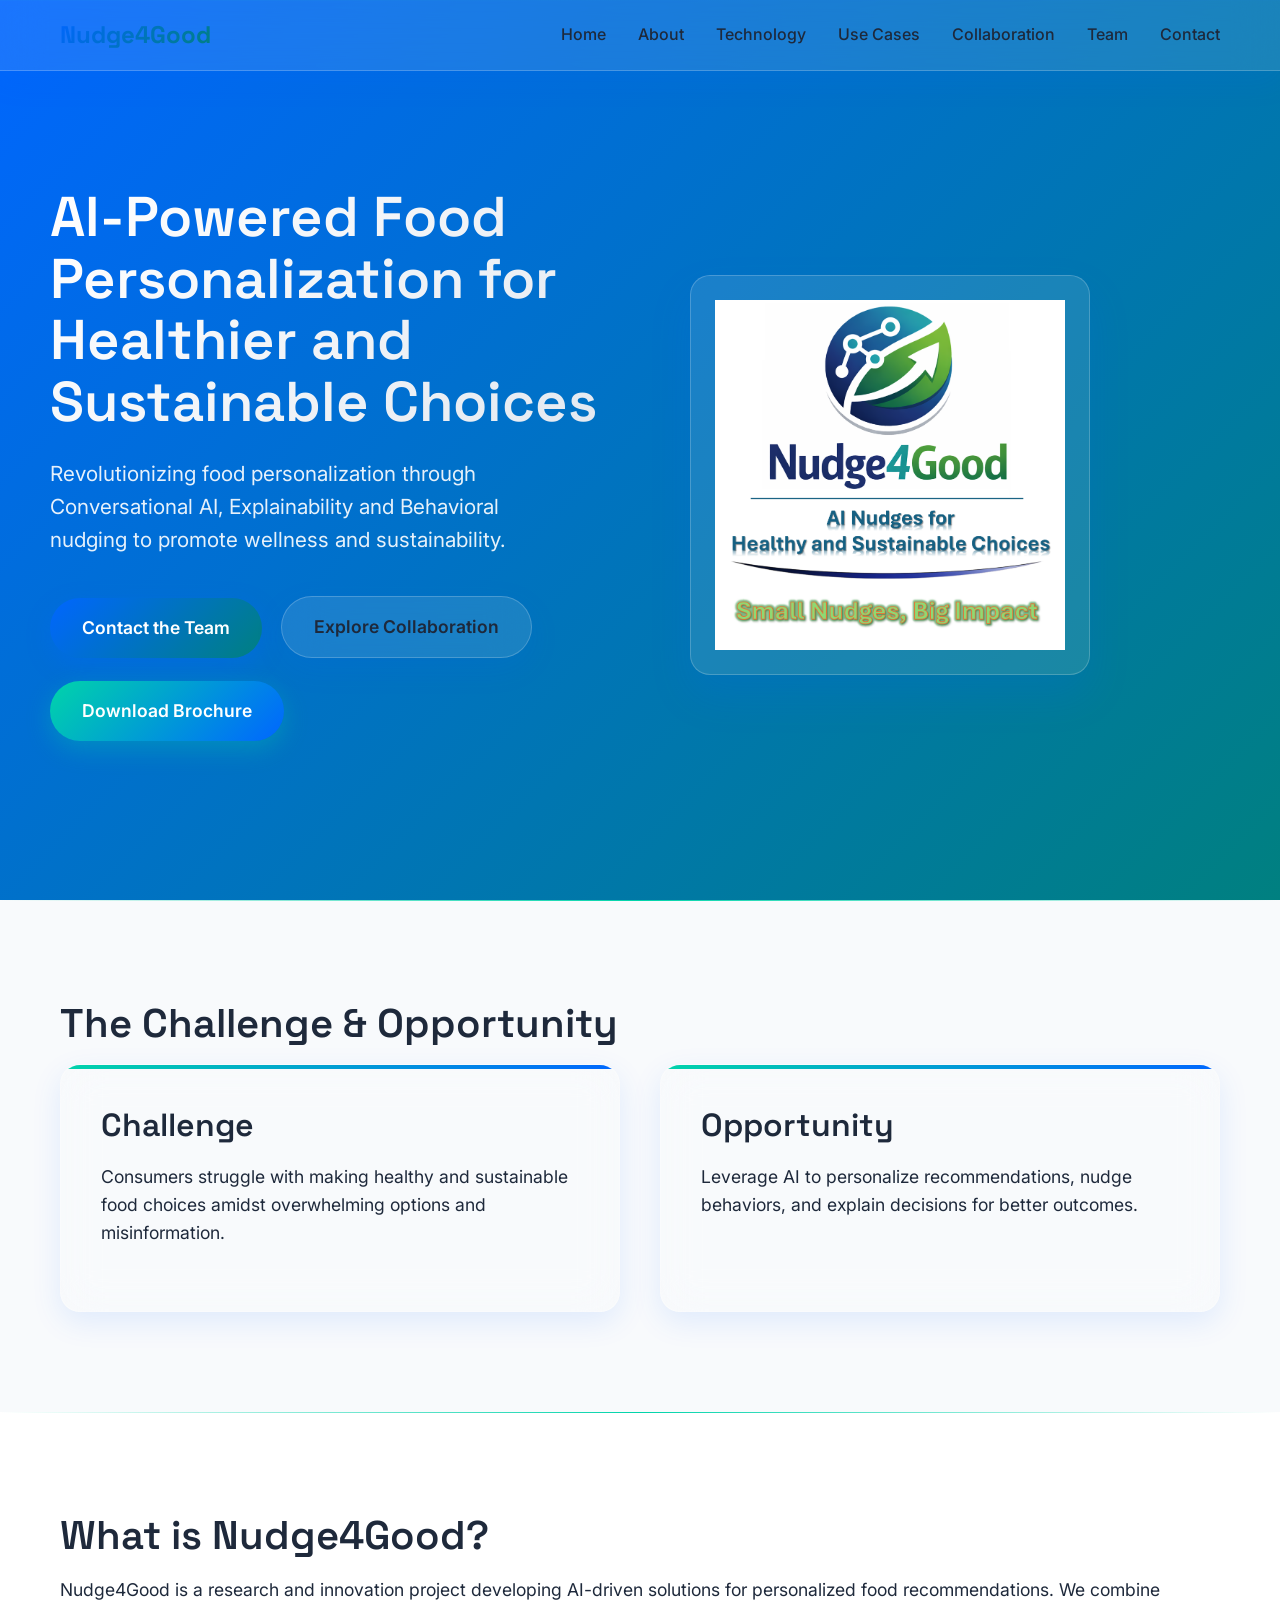
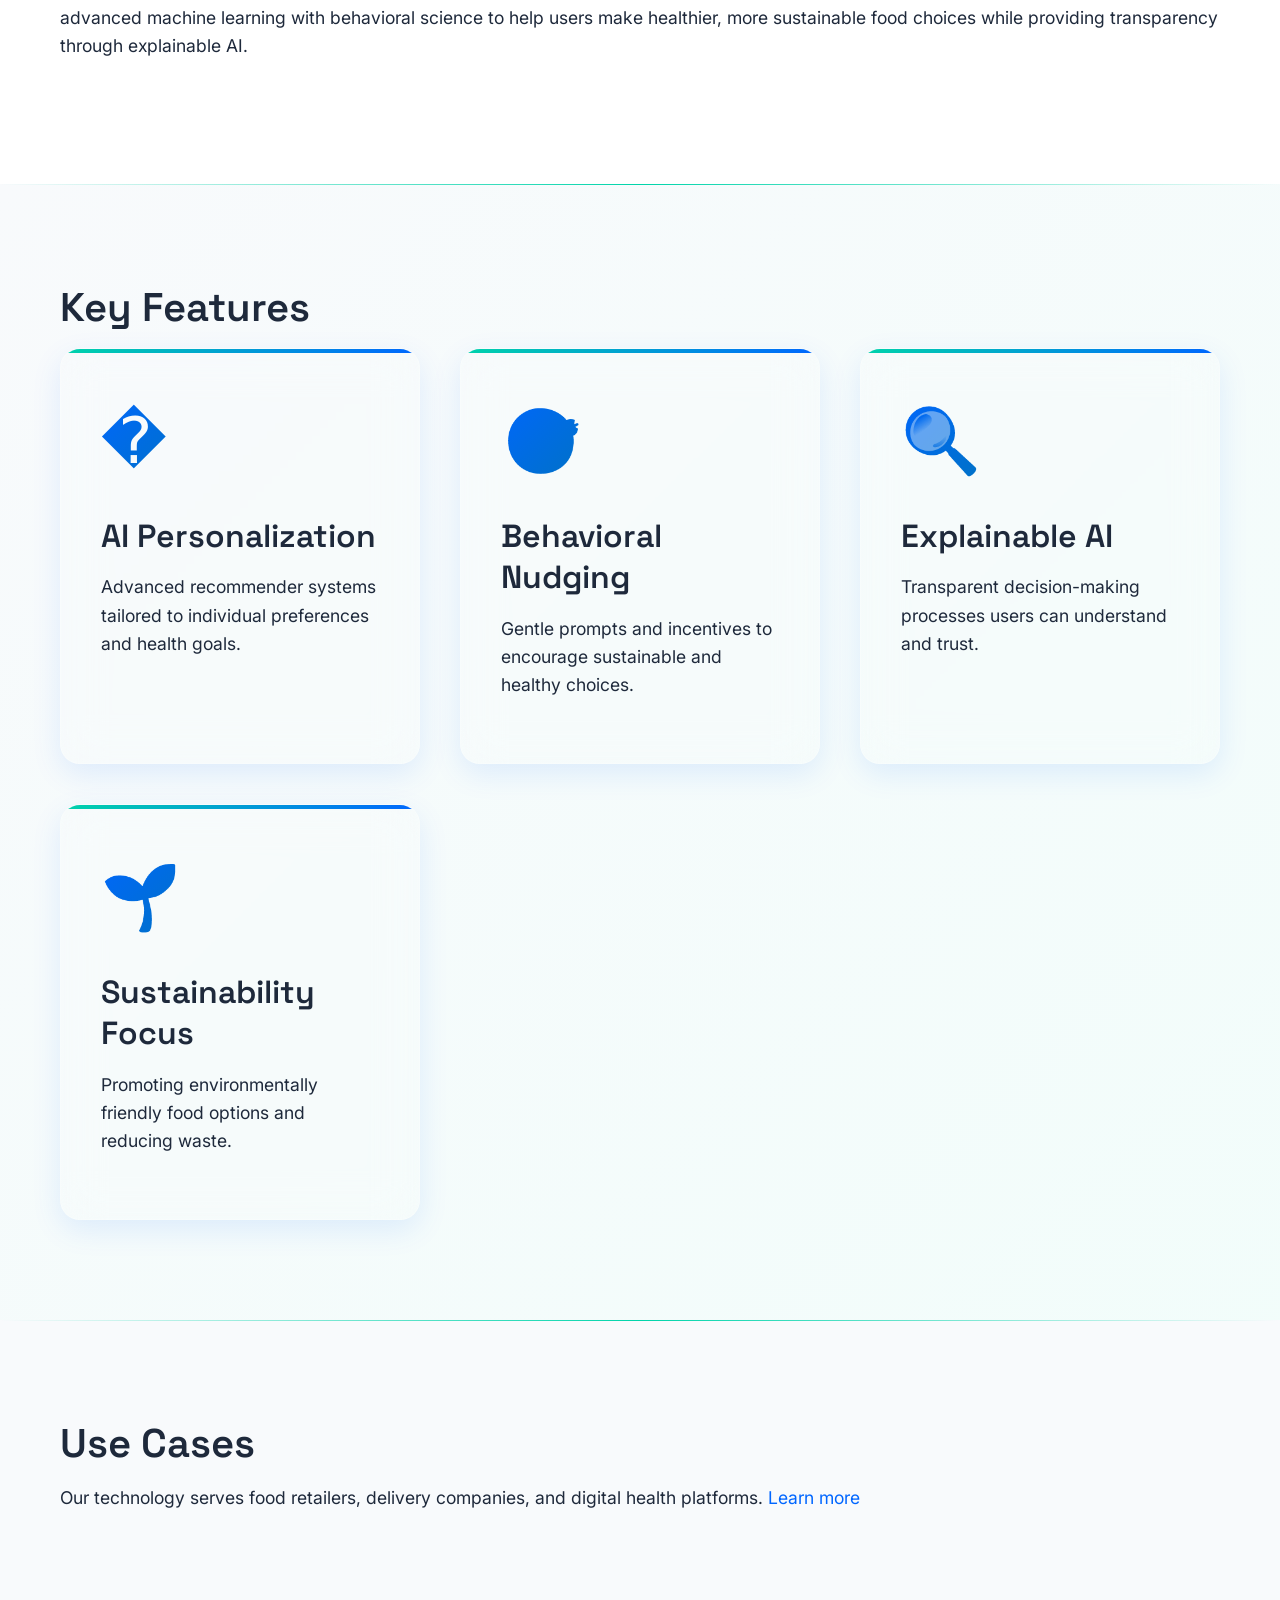
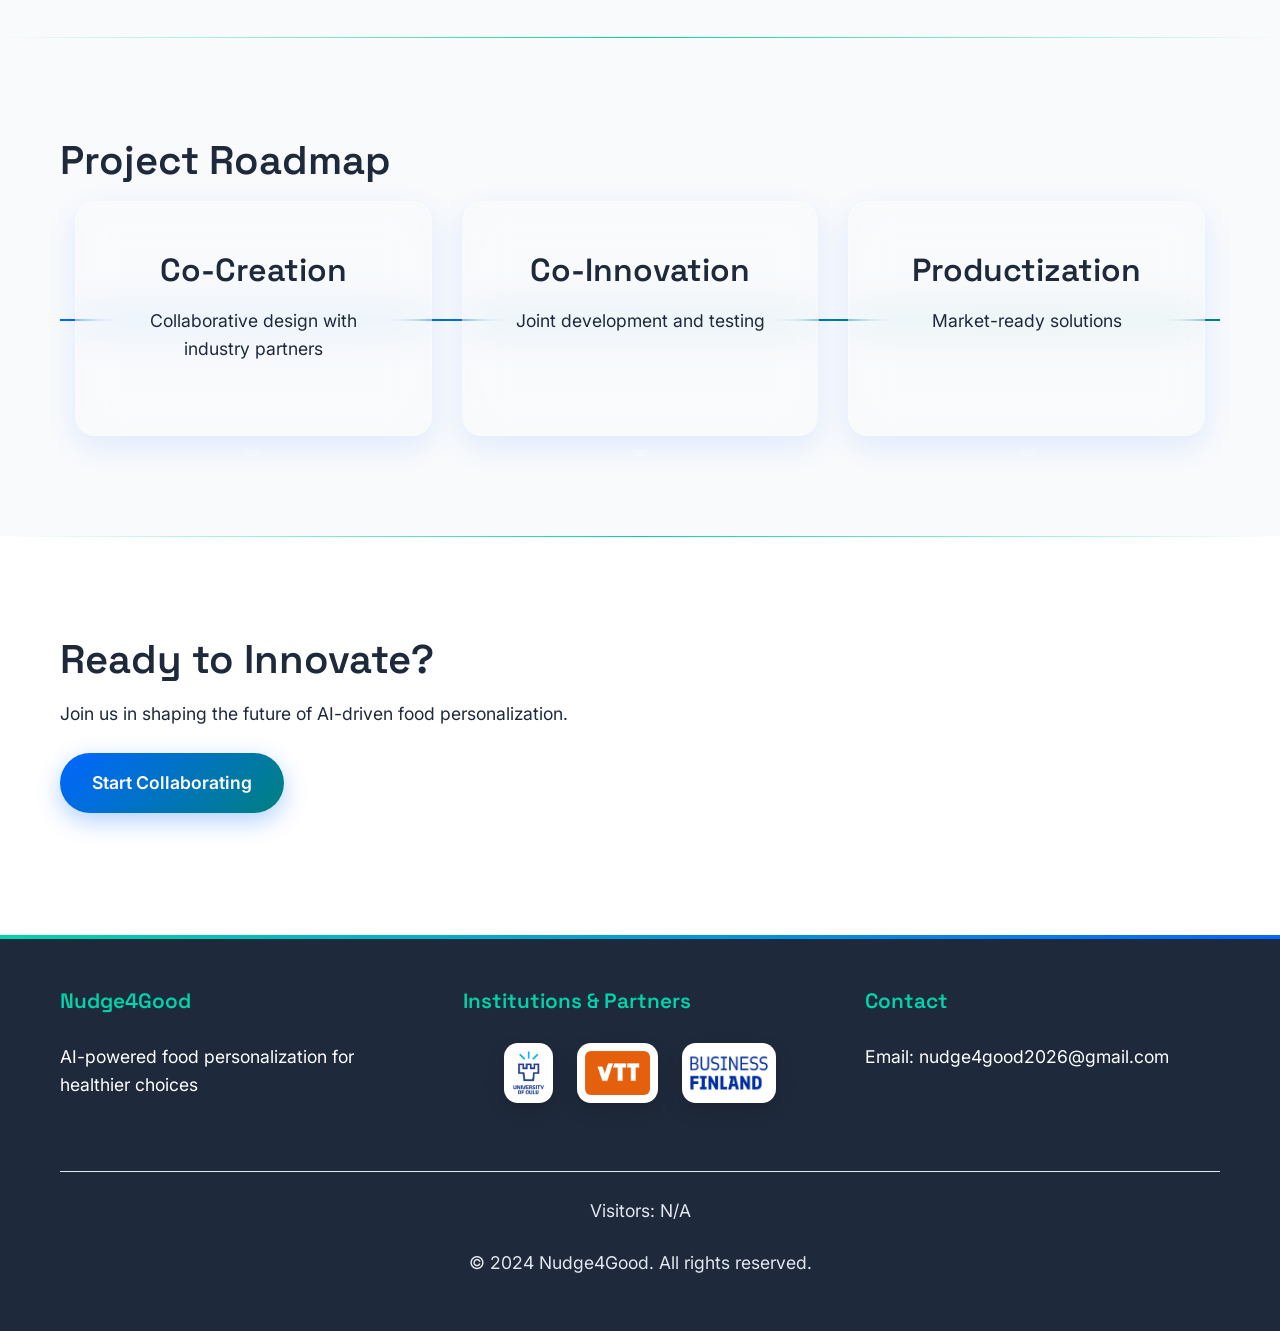
<file: index.html>
<!DOCTYPE html>
<html lang="en">
<head>
    <meta charset="UTF-8">
    <meta name="viewport" content="width=device-width, initial-scale=1.0">
    <title>Nudge4Good - AI-Powered Food Personalization</title>
    <link rel="stylesheet" href="css/style.css">
    <link rel="icon" href="assets/icons/favicon.ico" type="image/x-icon">
</head>
<body>
    <header>
        <nav class="navbar">
            <div class="nav-container">
                <div class="nav-logo">
                    <a href="index.html">Nudge4Good</a>
                </div>
                <ul class="nav-menu">
                    <li><a href="index.html">Home</a></li>
                    <li><a href="about.html">About</a></li>
                    <li><a href="technology.html">Technology</a></li>
                    <li><a href="use-cases.html">Use Cases</a></li>
                    <li><a href="collaboration.html">Collaboration</a></li>
                    <li><a href="team.html">Team</a></li>
                    <li><a href="contact.html">Contact</a></li>
                </ul>
                <div class="hamburger">
                    <span class="bar"></span>
                    <span class="bar"></span>
                    <span class="bar"></span>
                </div>
            </div>
        </nav>
    </header>

    <main>
        <section class="hero">
            <div class="hero-content">
                <h1>AI-Powered Food Personalization for Healthier and Sustainable Choices</h1>
                <p>Revolutionizing food personalization through Conversational AI, Explainability and Behavioral nudging to promote wellness and sustainability.</p>
                <div class="cta-buttons">
                    <a href="contact.html" class="btn btn-primary">Contact the Team</a>
                    <a href="collaboration.html" class="btn btn-secondary">Explore Collaboration</a>
                    <a href="#" class="btn btn-accent">Download Brochure</a>
                </div>
            </div>
            <div class="hero-image">
                <div class="hero-diagram">
                    <img src="assets/images/logo.png" alt="Nudge4Good Logo" class="hero-logo">
                </div>
            </div>
        </section>

        <section class="problem-opportunity">
            <div class="container">
                <h2>The Challenge & Opportunity</h2>
                <div class="grid">
                    <div class="card">
                        <h3>Challenge</h3>
                        <p>Consumers struggle with making healthy and sustainable food choices amidst overwhelming options and misinformation.</p>
                    </div>
                    <div class="card">
                        <h3>Opportunity</h3>
                        <p>Leverage AI to personalize recommendations, nudge behaviors, and explain decisions for better outcomes.</p>
                    </div>
                </div>
            </div>
        </section>

        <section class="what-is">
            <div class="container">
                <h2>What is Nudge4Good?</h2>
                <p>Nudge4Good is a research and innovation project developing AI-driven solutions for personalized food recommendations. We combine advanced machine learning with behavioral science to help users make healthier, more sustainable food choices while providing transparency through explainable AI.</p>
            </div>
        </section>

        <section class="key-features">
            <div class="container">
                <h2>Key Features</h2>
                <div class="grid">
                    <div class="feature-card">
                        <div class="icon">�</div>
                        <h3>AI Personalization</h3>
                        <p>Advanced recommender systems tailored to individual preferences and health goals.</p>
                    </div>
                    <div class="feature-card">
                        <div class="icon">🎯</div>
                        <h3>Behavioral Nudging</h3>
                        <p>Gentle prompts and incentives to encourage sustainable and healthy choices.</p>
                    </div>
                    <div class="feature-card">
                        <div class="icon">🔍</div>
                        <h3>Explainable AI</h3>
                        <p>Transparent decision-making processes users can understand and trust.</p>
                    </div>
                    <div class="feature-card">
                        <div class="icon">🌱</div>
                        <h3>Sustainability Focus</h3>
                        <p>Promoting environmentally friendly food options and reducing waste.</p>
                    </div>
                </div>
            </div>
        </section>

        <section class="use-case-preview">
            <div class="container">
                <h2>Use Cases</h2>
                <p>Our technology serves food retailers, delivery companies, and digital health platforms. <a href="use-cases.html">Learn more</a></p>
            </div>
        </section>

        <section class="roadmap-preview">
            <div class="container">
                <h2>Project Roadmap</h2>
                <div class="roadmap">
                    <div class="phase">
                        <h3>Co-Creation</h3>
                        <p>Collaborative design with industry partners</p>
                    </div>
                    <div class="phase">
                        <h3>Co-Innovation</h3>
                        <p>Joint development and testing</p>
                    </div>
                    <div class="phase">
                        <h3>Productization</h3>
                        <p>Market-ready solutions</p>
                    </div>
                </div>
            </div>
        </section>

        <section class="cta-section">
            <div class="container">
                <h2>Ready to Innovate?</h2>
                <p>Join us in shaping the future of AI-driven food personalization.</p>
                <a href="collaboration.html" class="btn btn-primary">Start Collaborating</a>
            </div>
        </section>
    </main>

    <footer>
        <div class="container">
            <div class="footer-content">
                <div class="footer-section">
                    <h4>Nudge4Good</h4>
                    <p>AI-powered food personalization for healthier choices</p>
                </div>
                <div class="footer-section">
                    <h4>Institutions & Partners</h4>
                    <div class="logos-container">
                        <img src="assets/images/OuluLogo.png" alt="University of Oulu" class="logo-img">
                        <img src="assets/images/VTTLogo.png" alt="VTT Technical Research Centre" class="logo-img">
                        <img src="assets/images/BusinessFinlandLogo.jpg" alt="Business Finland" class="logo-img">
                    </div>
                </div>
                <div class="footer-section">
                    <h4>Contact</h4>
                    <p>Email:  nudge4good2026@gmail.com </p>
                </div>
            </div>
            <div class="footer-bottom">
                <p>Visitors: <span id="visitor-count">Loading...</span></p>
                <p>&copy; 2024 Nudge4Good. All rights reserved.</p>
            </div>
        </div>
    </footer>

    <script src="js/script.js"></script>
</body>
</html>
</file>
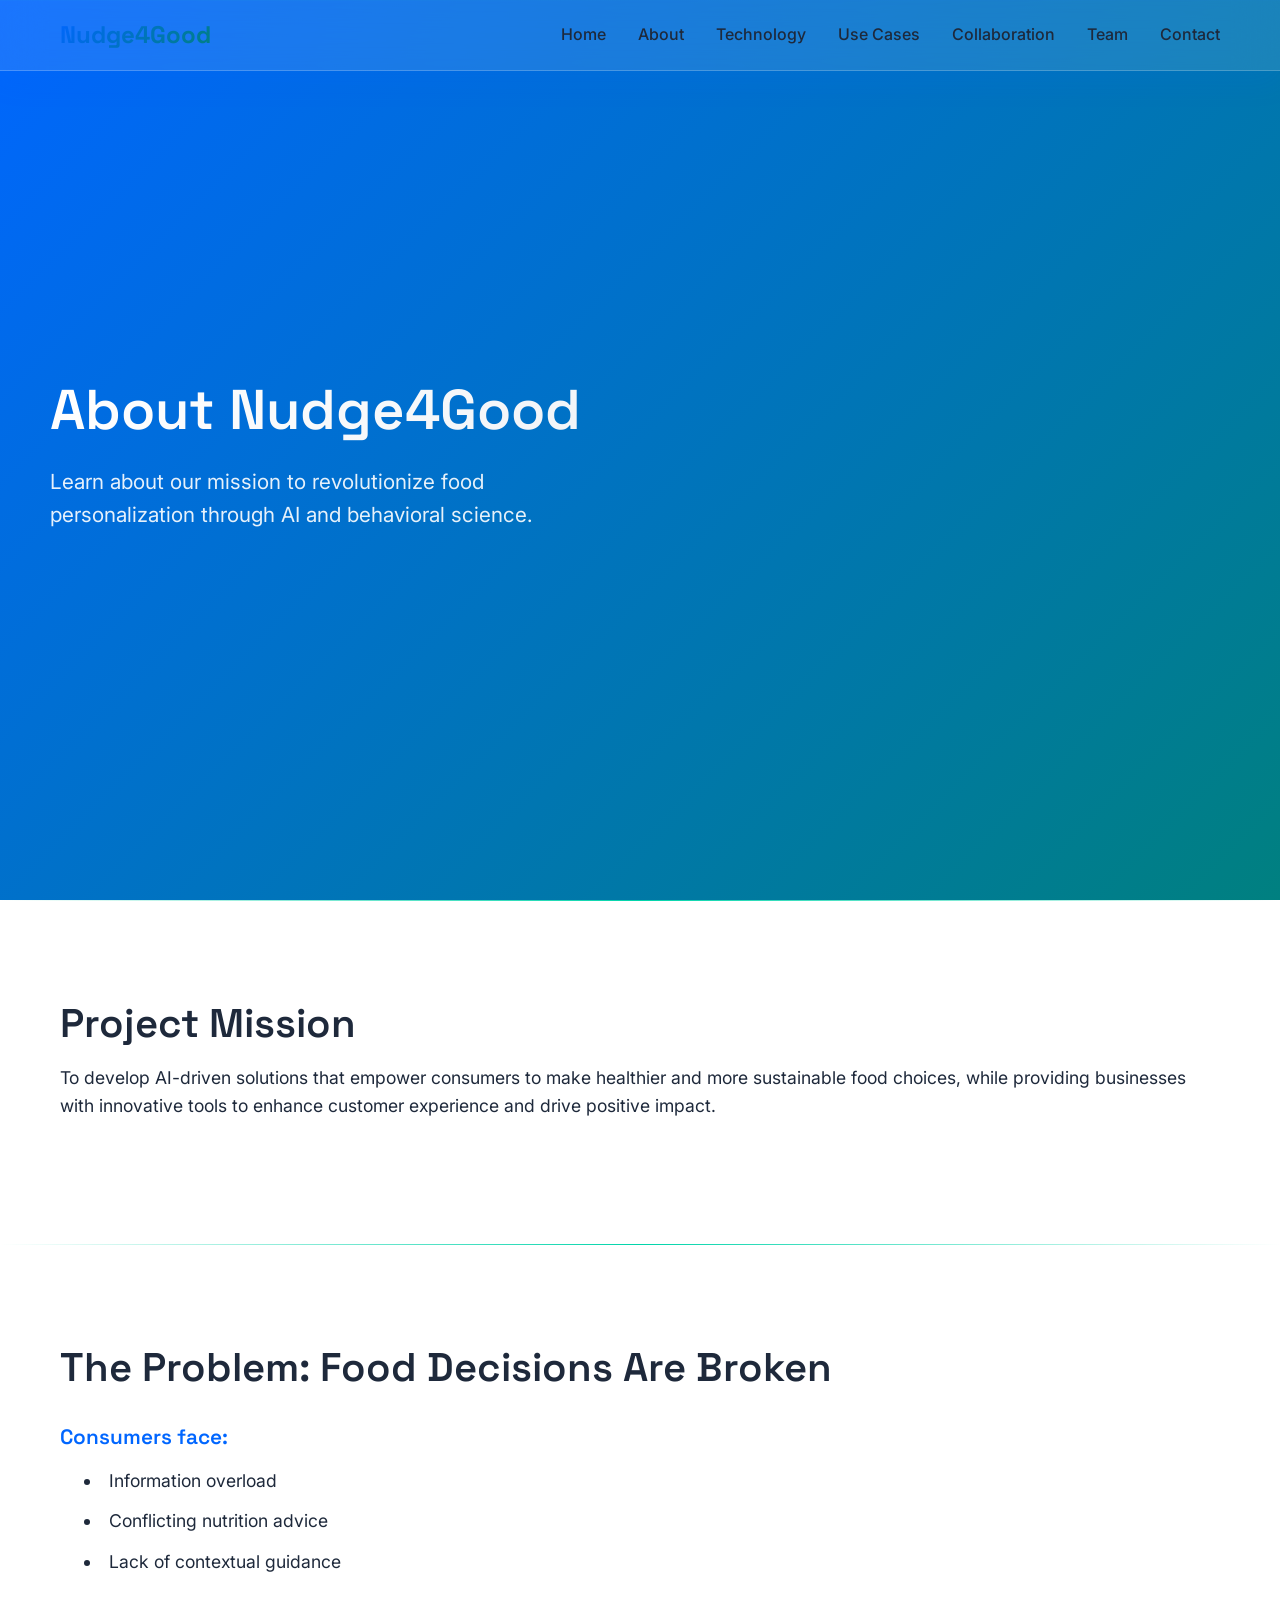
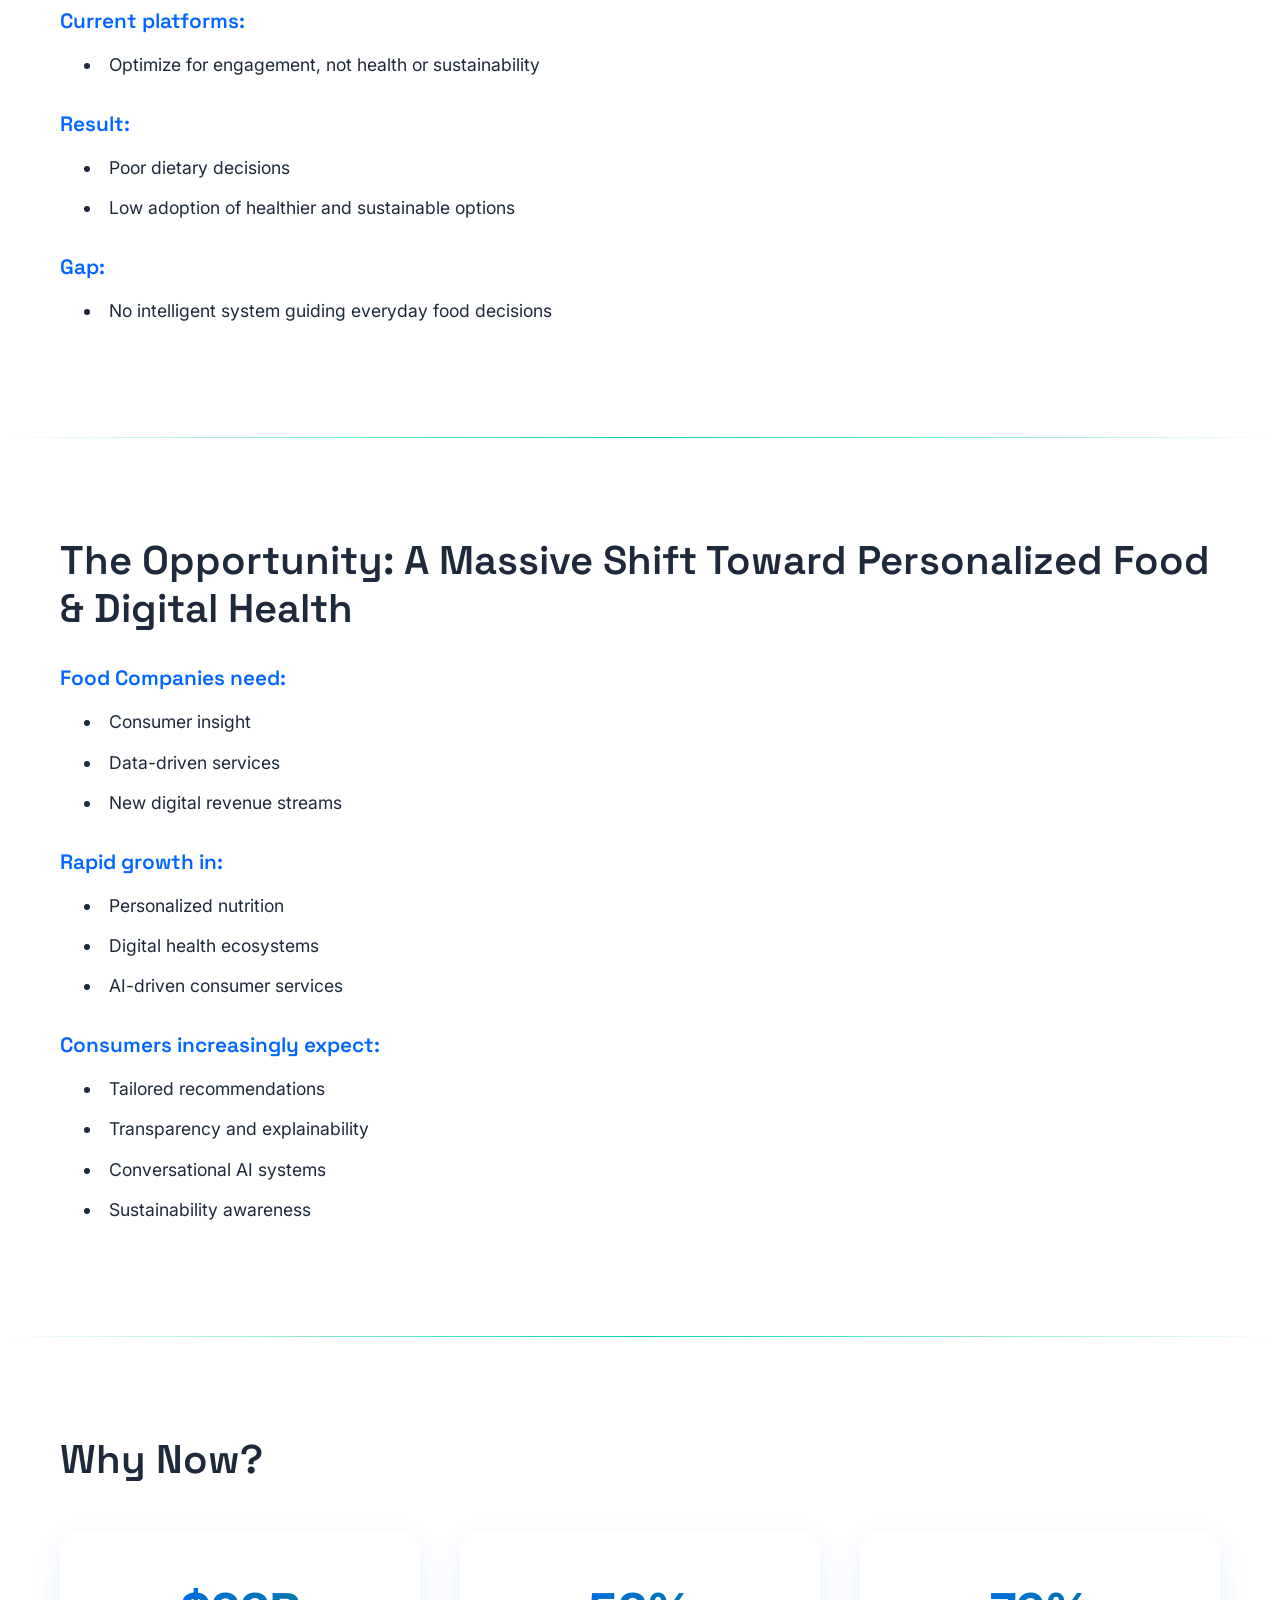
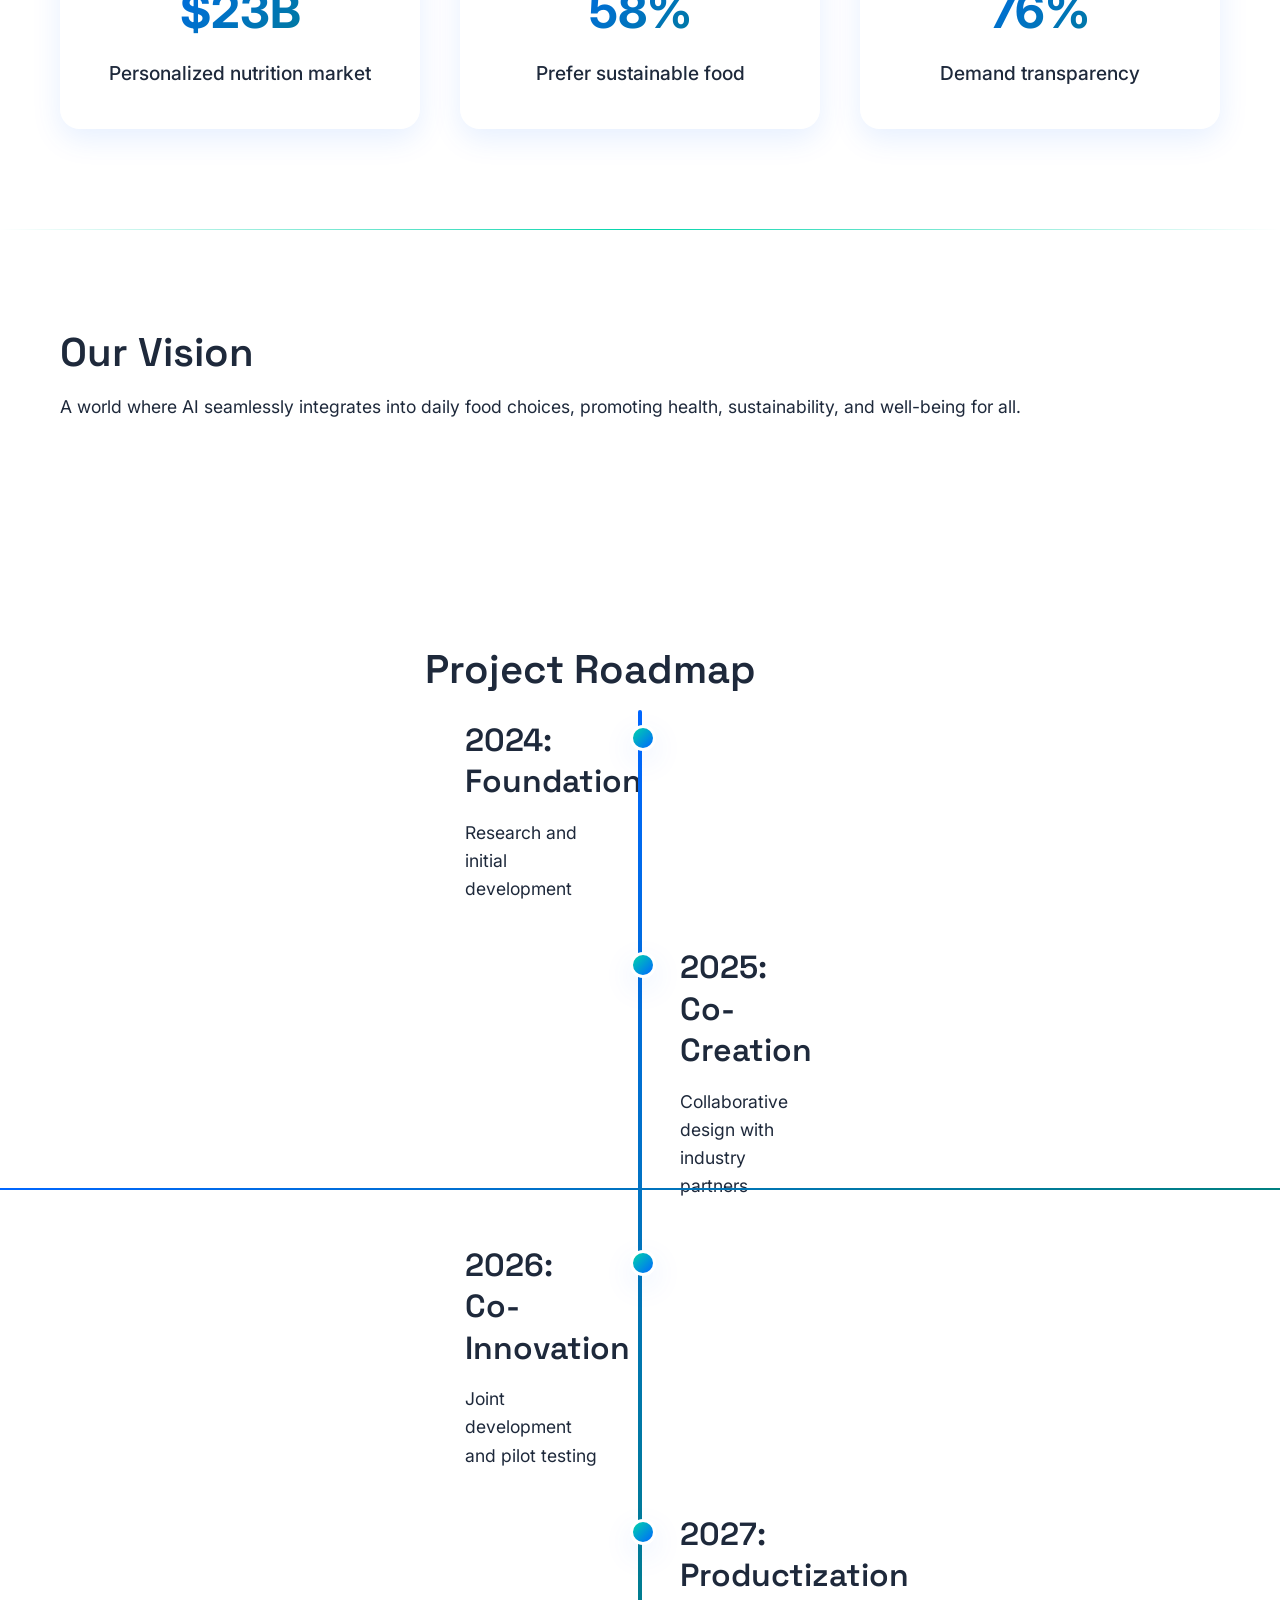
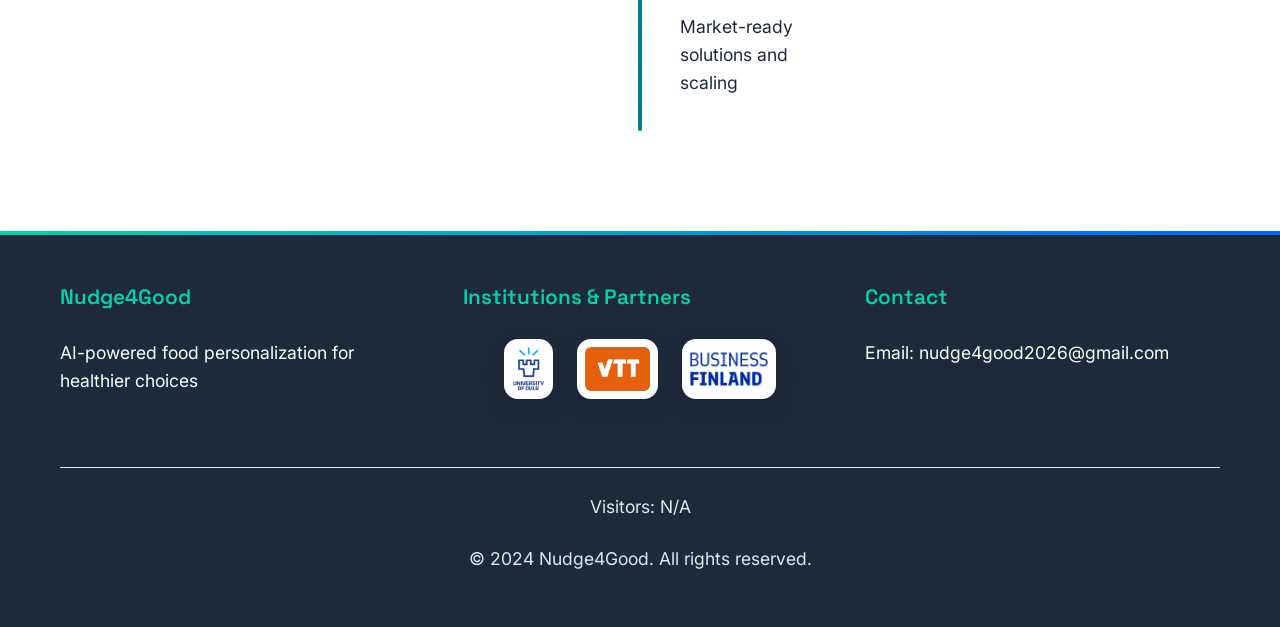
<file: about.html>
<!DOCTYPE html>
<html lang="en">
<head>
    <meta charset="UTF-8">
    <meta name="viewport" content="width=device-width, initial-scale=1.0">
    <title>About - Nudge4Good</title>
    <link rel="stylesheet" href="css/style.css">
    <link rel="icon" href="assets/icons/favicon.ico" type="image/x-icon">
</head>
<body>
    <header>
        <nav class="navbar">
            <div class="nav-container">
                <div class="nav-logo">
                    <a href="index.html">Nudge4Good</a>
                </div>
                <ul class="nav-menu">
                    <li><a href="index.html">Home</a></li>
                    <li><a href="about.html">About</a></li>
                    <li><a href="technology.html">Technology</a></li>
                    <li><a href="use-cases.html">Use Cases</a></li>
                    <li><a href="collaboration.html">Collaboration</a></li>
                    <li><a href="team.html">Team</a></li>
                    <li><a href="contact.html">Contact</a></li>
                </ul>
                <div class="hamburger">
                    <span class="bar"></span>
                    <span class="bar"></span>
                    <span class="bar"></span>
                </div>
            </div>
        </nav>
    </header>

    <main>
        <section class="hero">
            <div class="hero-content">
                <h1>About Nudge4Good</h1>
                <p>Learn about our mission to revolutionize food personalization through AI and behavioral science.</p>
            </div>
        </section>

        <section class="mission">
            <div class="container">
                <h2>Project Mission</h2>
                <p>To develop AI-driven solutions that empower consumers to make healthier and more sustainable food choices, while providing businesses with innovative tools to enhance customer experience and drive positive impact.</p>
            </div>
        </section>

        <section class="problem">
            <div class="container">
                <h2>The Problem: Food Decisions Are Broken</h2>
                <div class="problem-content">
                    <h3>Consumers face:</h3>
                    <ul>
                        <li>Information overload</li>
                        <li>Conflicting nutrition advice</li>
                        <li>Lack of contextual guidance</li>
                    </ul>
                    
                    <h3>Current platforms:</h3>
                    <ul>
                        <li>Optimize for engagement, not health or sustainability</li>
                    </ul>
                    
                    <h3>Result:</h3>
                    <ul>
                        <li>Poor dietary decisions</li>
                        <li>Low adoption of healthier and sustainable options</li>
                    </ul>
                    
                    <h3>Gap:</h3>
                    <ul>
                        <li>No intelligent system guiding everyday food decisions</li>
                    </ul>
                </div>
            </div>
        </section>

        <section class="opportunity">
            <div class="container">
                <h2>The Opportunity: A Massive Shift Toward Personalized Food & Digital Health</h2>
                <div class="opportunity-content">
                    <h3>Food Companies need:</h3>
                    <ul>
                        <li>Consumer insight</li>
                        <li>Data-driven services</li>
                        <li>New digital revenue streams</li>
                    </ul>
                    
                    <h3>Rapid growth in:</h3>
                    <ul>
                        <li>Personalized nutrition</li>
                        <li>Digital health ecosystems</li>
                        <li>AI-driven consumer services</li>
                    </ul>
                    
                    <h3>Consumers increasingly expect:</h3>
                    <ul>
                        <li>Tailored recommendations</li>
                        <li>Transparency and explainability</li>
                        <li>Conversational AI systems</li>
                        <li>Sustainability awareness</li>
                    </ul>
                </div>
            </div>
        </section>

        <section class="why-now">
            <div class="container">
                <h2>Why Now?</h2>
                <div class="stats-grid">
                    <div class="stat-card">
                        <div class="stat-number">$23B</div>
                        <div class="stat-label">Personalized nutrition market</div>
                    </div>
                    <div class="stat-card">
                        <div class="stat-number">58%</div>
                        <div class="stat-label">Prefer sustainable food</div>
                    </div>
                    <div class="stat-card">
                        <div class="stat-number">76%</div>
                        <div class="stat-label">Demand transparency</div>
                    </div>
                </div>
            </div>
        </section>

        <section class="vision">
            <div class="container">
                <h2>Our Vision</h2>
                <p>A world where AI seamlessly integrates into daily food choices, promoting health, sustainability, and well-being for all.</p>
            </div>
        </section>

        <section class="roadmap">
            <div class="container">
                <h2>Project Roadmap</h2>
                <div class="timeline">
                    <div class="timeline-item">
                        <h3>2024: Foundation</h3>
                        <p>Research and initial development</p>
                    </div>
                    <div class="timeline-item">
                        <h3>2025: Co-Creation</h3>
                        <p>Collaborative design with industry partners</p>
                    </div>
                    <div class="timeline-item">
                        <h3>2026: Co-Innovation</h3>
                        <p>Joint development and pilot testing</p>
                    </div>
                    <div class="timeline-item">
                        <h3>2027: Productization</h3>
                        <p>Market-ready solutions and scaling</p>
                    </div>
                </div>
            </div>
        </section>
    </main>

    <footer>
        <div class="container">
            <div class="footer-content">
                <div class="footer-section">
                    <h4>Nudge4Good</h4>
                    <p>AI-powered food personalization for healthier choices</p>
                </div>
                <div class="footer-section">
                    <h4>Institutions & Partners</h4>
                    <div class="logos-container">
                        <img src="assets/images/OuluLogo.png" alt="University of Oulu" class="logo-img">
                        <img src="assets/images/VTTLogo.png" alt="VTT Technical Research Centre" class="logo-img">
                        <img src="assets/images/BusinessFinlandLogo.jpg" alt="Business Finland" class="logo-img">
                    </div>
                </div>
                <div class="footer-section">
                    <h4>Contact</h4>
                    <p>Email: nudge4good2026@gmail.com</p>
                </div>
            </div>
            <div class="footer-bottom">
                <p>Visitors: <span id="visitor-count">Loading...</span></p>
                <p>&copy; 2024 Nudge4Good. All rights reserved.</p>
            </div>
        </div>
    </footer>

    <script src="js/script.js"></script>
</body>
</html>
</file>
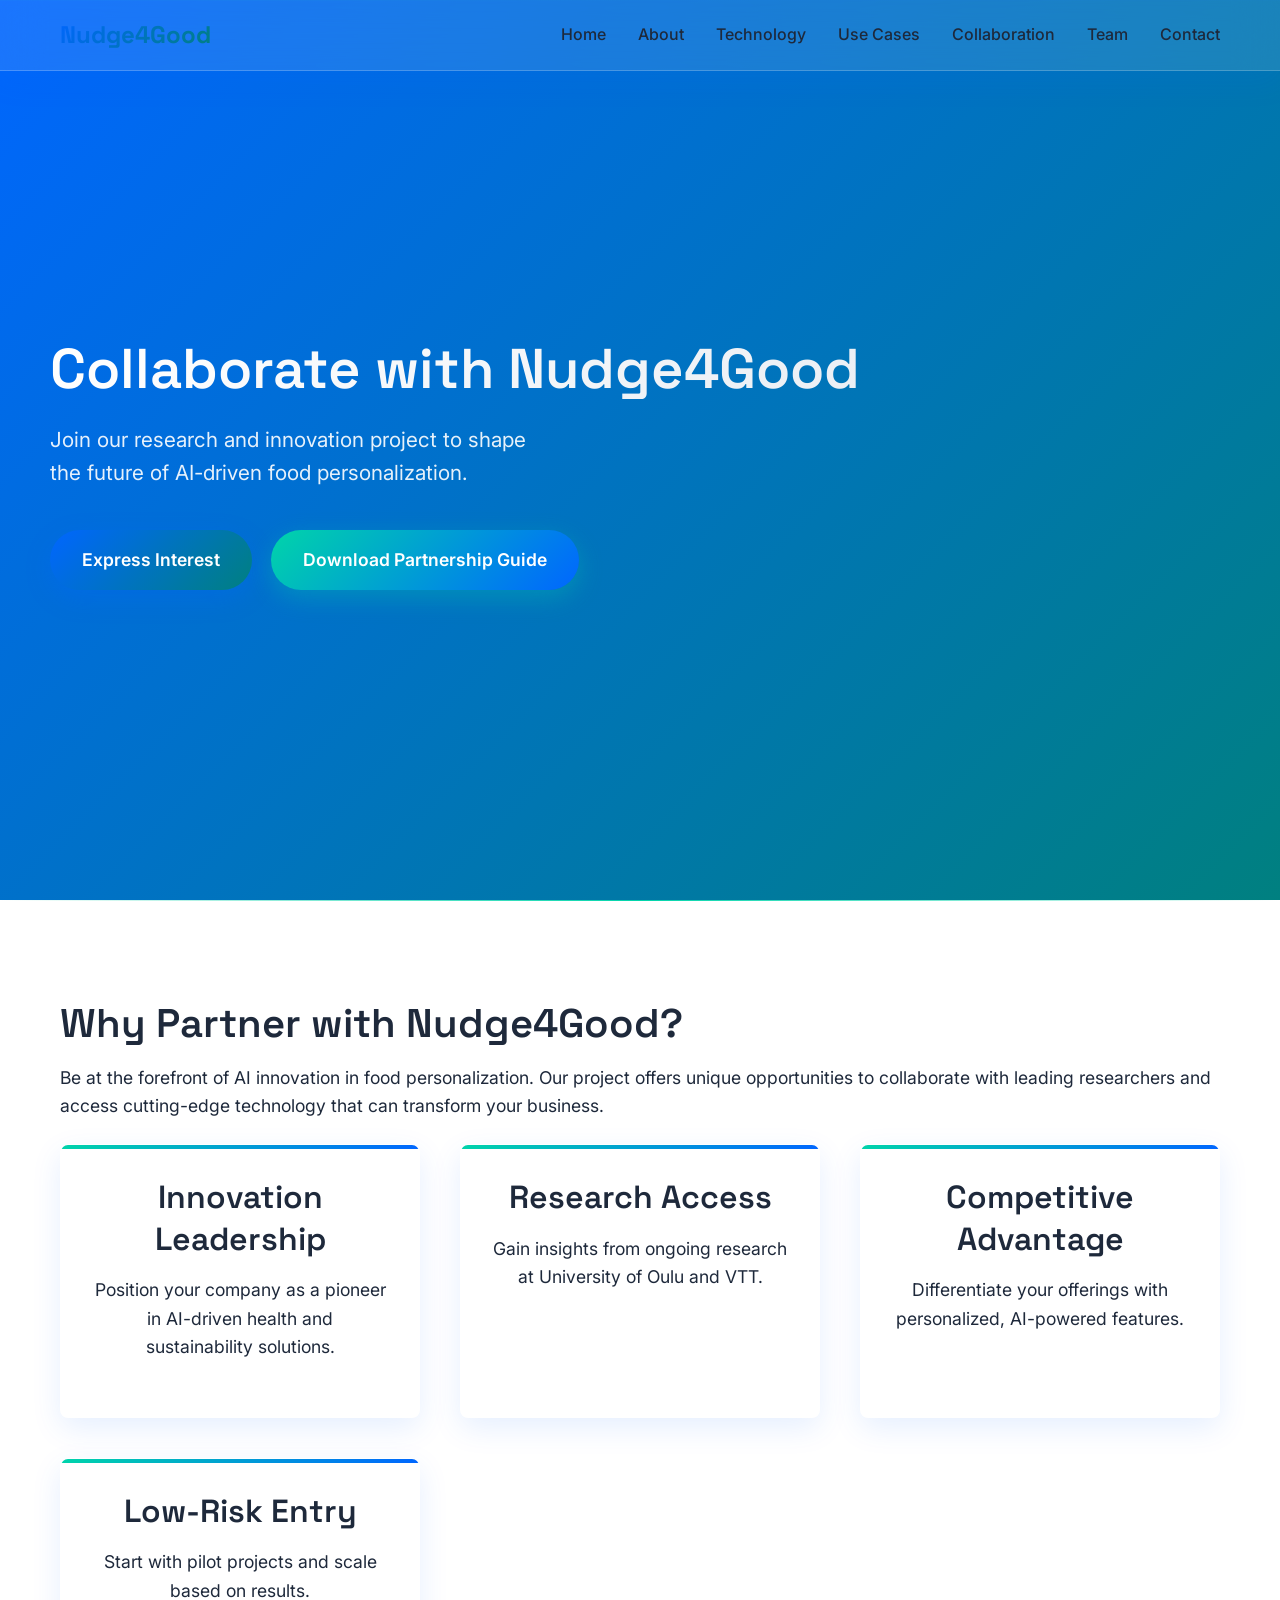
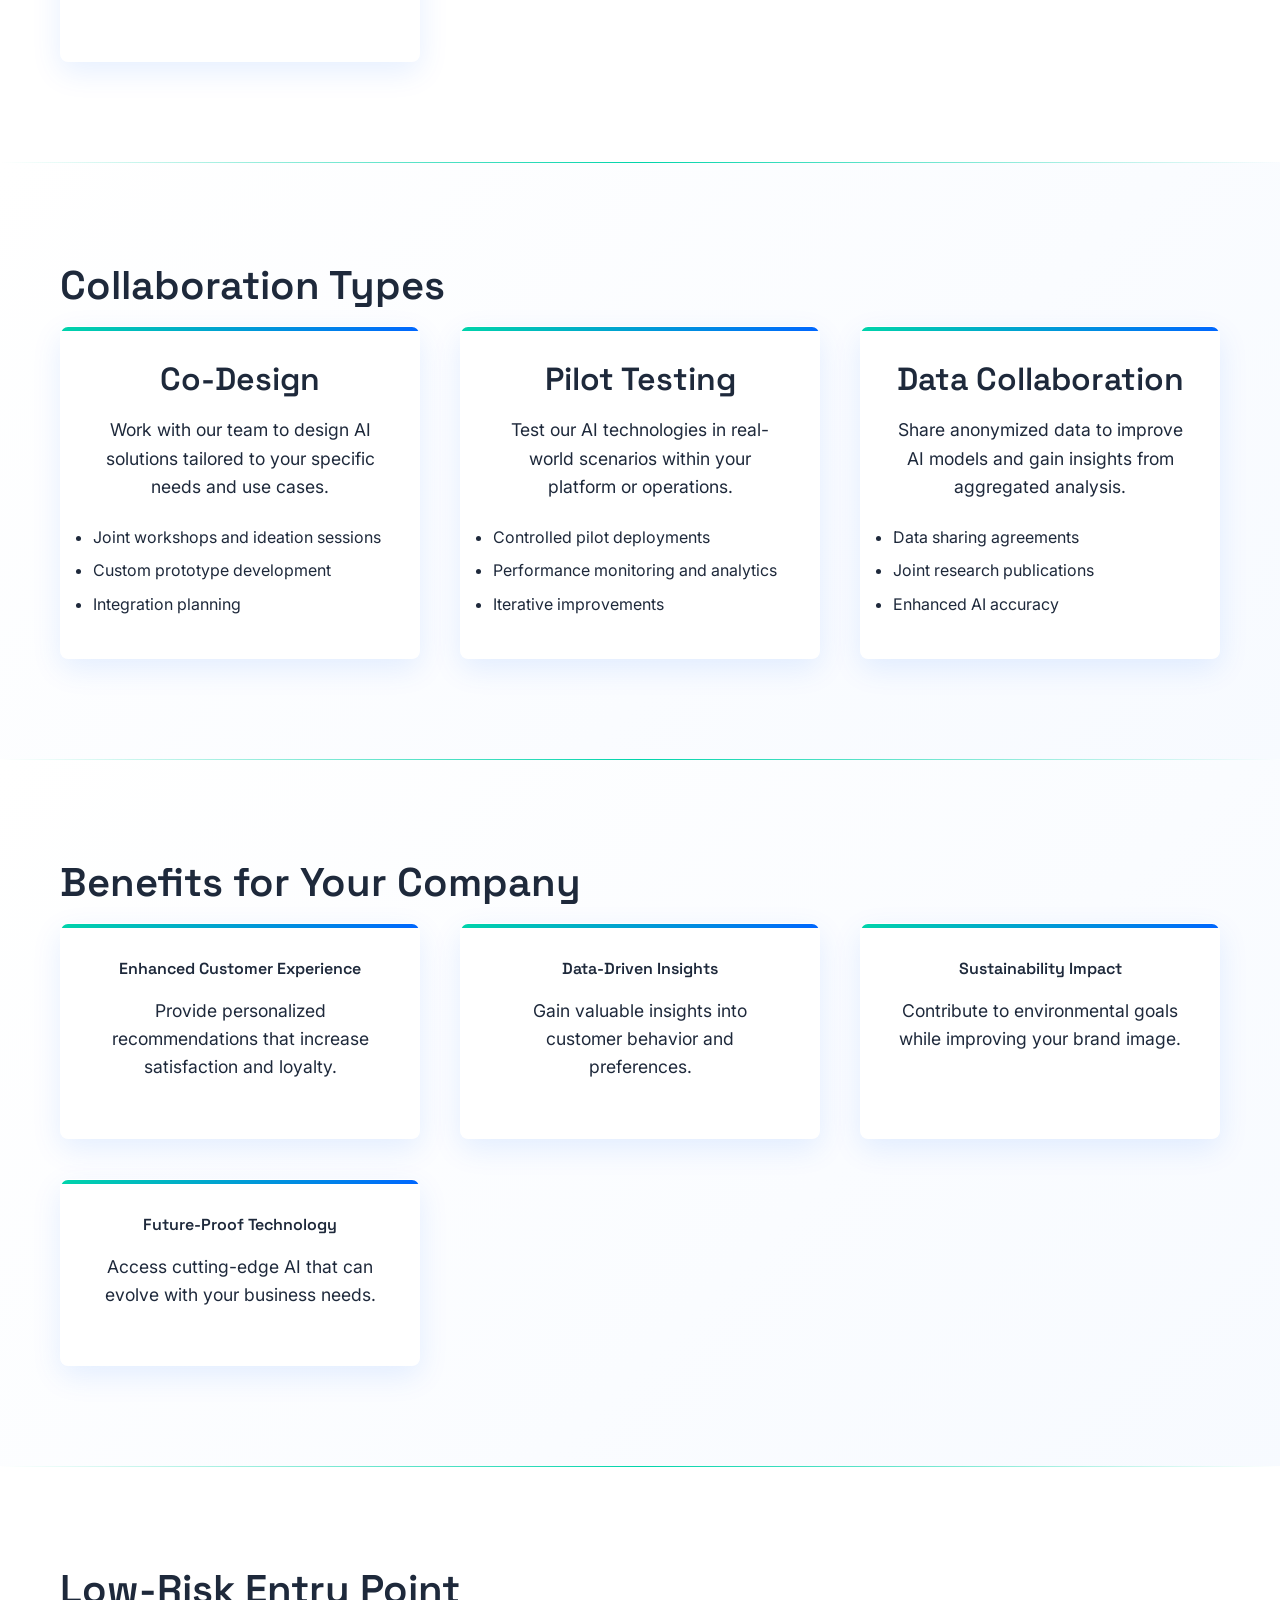
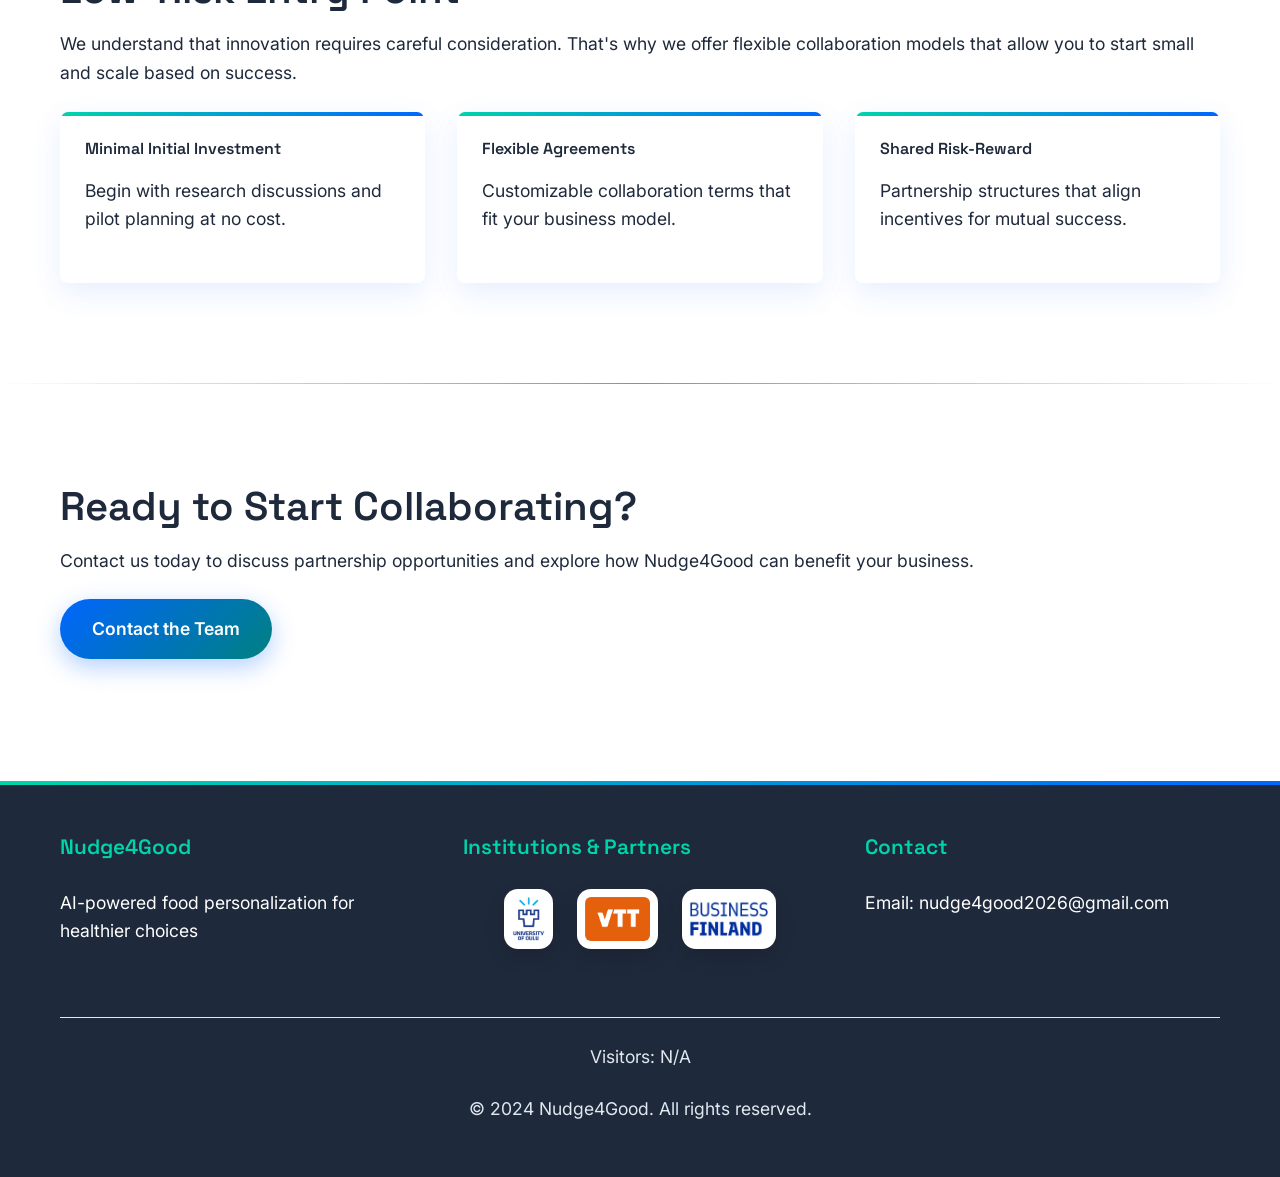
<file: collaboration.html>
<!DOCTYPE html>
<html lang="en">
<head>
    <meta charset="UTF-8">
    <meta name="viewport" content="width=device-width, initial-scale=1.0">
    <title>Collaboration - Nudge4Good</title>
    <link rel="stylesheet" href="css/style.css">
    <link rel="icon" href="assets/icons/favicon.ico" type="image/x-icon">
</head>
<body>
    <header>
        <nav class="navbar">
            <div class="nav-container">
                <div class="nav-logo">
                    <a href="index.html">Nudge4Good</a>
                </div>
                <ul class="nav-menu">
                    <li><a href="index.html">Home</a></li>
                    <li><a href="about.html">About</a></li>
                    <li><a href="technology.html">Technology</a></li>
                    <li><a href="use-cases.html">Use Cases</a></li>
                    <li><a href="collaboration.html">Collaboration</a></li>
                    <li><a href="team.html">Team</a></li>
                    <li><a href="contact.html">Contact</a></li>
                </ul>
                <div class="hamburger">
                    <span class="bar"></span>
                    <span class="bar"></span>
                    <span class="bar"></span>
                </div>
            </div>
        </nav>
    </header>

    <main>
        <section class="hero">
            <div class="hero-content">
                <h1>Collaborate with Nudge4Good</h1>
                <p>Join our research and innovation project to shape the future of AI-driven food personalization.</p>
                <div class="cta-buttons">
                    <a href="contact.html" class="btn btn-primary">Express Interest</a>
                    <a href="#" class="btn btn-accent">Download Partnership Guide</a>
                </div>
            </div>
        </section>

        <section class="why-partner">
            <div class="container">
                <h2>Why Partner with Nudge4Good?</h2>
                <p>Be at the forefront of AI innovation in food personalization. Our project offers unique opportunities to collaborate with leading researchers and access cutting-edge technology that can transform your business.</p>
                <div class="grid">
                    <div class="benefit-card">
                        <h3>Innovation Leadership</h3>
                        <p>Position your company as a pioneer in AI-driven health and sustainability solutions.</p>
                    </div>
                    <div class="benefit-card">
                        <h3>Research Access</h3>
                        <p>Gain insights from ongoing research at University of Oulu and VTT.</p>
                    </div>
                    <div class="benefit-card">
                        <h3>Competitive Advantage</h3>
                        <p>Differentiate your offerings with personalized, AI-powered features.</p>
                    </div>
                    <div class="benefit-card">
                        <h3>Low-Risk Entry</h3>
                        <p>Start with pilot projects and scale based on results.</p>
                    </div>
                </div>
            </div>
        </section>

        <section class="collaboration-types">
            <div class="container">
                <h2>Collaboration Types</h2>
                <div class="grid">
                    <div class="collab-card">
                        <h3>Co-Design</h3>
                        <p>Work with our team to design AI solutions tailored to your specific needs and use cases.</p>
                        <ul>
                            <li>Joint workshops and ideation sessions</li>
                            <li>Custom prototype development</li>
                            <li>Integration planning</li>
                        </ul>
                    </div>
                    <div class="collab-card">
                        <h3>Pilot Testing</h3>
                        <p>Test our AI technologies in real-world scenarios within your platform or operations.</p>
                        <ul>
                            <li>Controlled pilot deployments</li>
                            <li>Performance monitoring and analytics</li>
                            <li>Iterative improvements</li>
                        </ul>
                    </div>
                    <div class="collab-card">
                        <h3>Data Collaboration</h3>
                        <p>Share anonymized data to improve AI models and gain insights from aggregated analysis.</p>
                        <ul>
                            <li>Data sharing agreements</li>
                            <li>Joint research publications</li>
                            <li>Enhanced AI accuracy</li>
                        </ul>
                    </div>
                </div>
            </div>
        </section>

        <section class="benefits">
            <div class="container">
                <h2>Benefits for Your Company</h2>
                <div class="grid">
                    <div class="benefit-item">
                        <h4>Enhanced Customer Experience</h4>
                        <p>Provide personalized recommendations that increase satisfaction and loyalty.</p>
                    </div>
                    <div class="benefit-item">
                        <h4>Data-Driven Insights</h4>
                        <p>Gain valuable insights into customer behavior and preferences.</p>
                    </div>
                    <div class="benefit-item">
                        <h4>Sustainability Impact</h4>
                        <p>Contribute to environmental goals while improving your brand image.</p>
                    </div>
                    <div class="benefit-item">
                        <h4>Future-Proof Technology</h4>
                        <p>Access cutting-edge AI that can evolve with your business needs.</p>
                    </div>
                </div>
            </div>
        </section>

        <section class="low-risk">
            <div class="container">
                <h2>Low-Risk Entry Point</h2>
                <p>We understand that innovation requires careful consideration. That's why we offer flexible collaboration models that allow you to start small and scale based on success.</p>
                <div class="risk-points">
                    <div class="point">
                        <h4>Minimal Initial Investment</h4>
                        <p>Begin with research discussions and pilot planning at no cost.</p>
                    </div>
                    <div class="point">
                        <h4>Flexible Agreements</h4>
                        <p>Customizable collaboration terms that fit your business model.</p>
                    </div>
                    <div class="point">
                        <h4>Shared Risk-Reward</h4>
                        <p>Partnership structures that align incentives for mutual success.</p>
                    </div>
                </div>
            </div>
        </section>

        <section class="cta-collaboration">
            <div class="container">
                <h2>Ready to Start Collaborating?</h2>
                <p>Contact us today to discuss partnership opportunities and explore how Nudge4Good can benefit your business.</p>
                <a href="contact.html" class="btn btn-primary">Contact the Team</a>
            </div>
        </section>
    </main>

    <footer>
        <div class="container">
            <div class="footer-content">
                <div class="footer-section">
                    <h4>Nudge4Good</h4>
                    <p>AI-powered food personalization for healthier choices</p>
                </div>
                <div class="footer-section">
                    <h4>Institutions & Partners</h4>
                    <div class="logos-container">
                        <img src="assets/images/OuluLogo.png" alt="University of Oulu" class="logo-img">
                        <img src="assets/images/VTTLogo.png" alt="VTT Technical Research Centre" class="logo-img">
                        <img src="assets/images/BusinessFinlandLogo.jpg" alt="Business Finland" class="logo-img">
                    </div>
                </div>
                <div class="footer-section">
                    <h4>Contact</h4>
                    <p>Email: nudge4good2026@gmail.com</p>
                </div>
            </div>
            <div class="footer-bottom">
                <p>Visitors: <span id="visitor-count">Loading...</span></p>
                <p>&copy; 2024 Nudge4Good. All rights reserved.</p>
            </div>
        </div>
    </footer>

    <script src="js/script.js"></script>
</body>
</html>
</file>
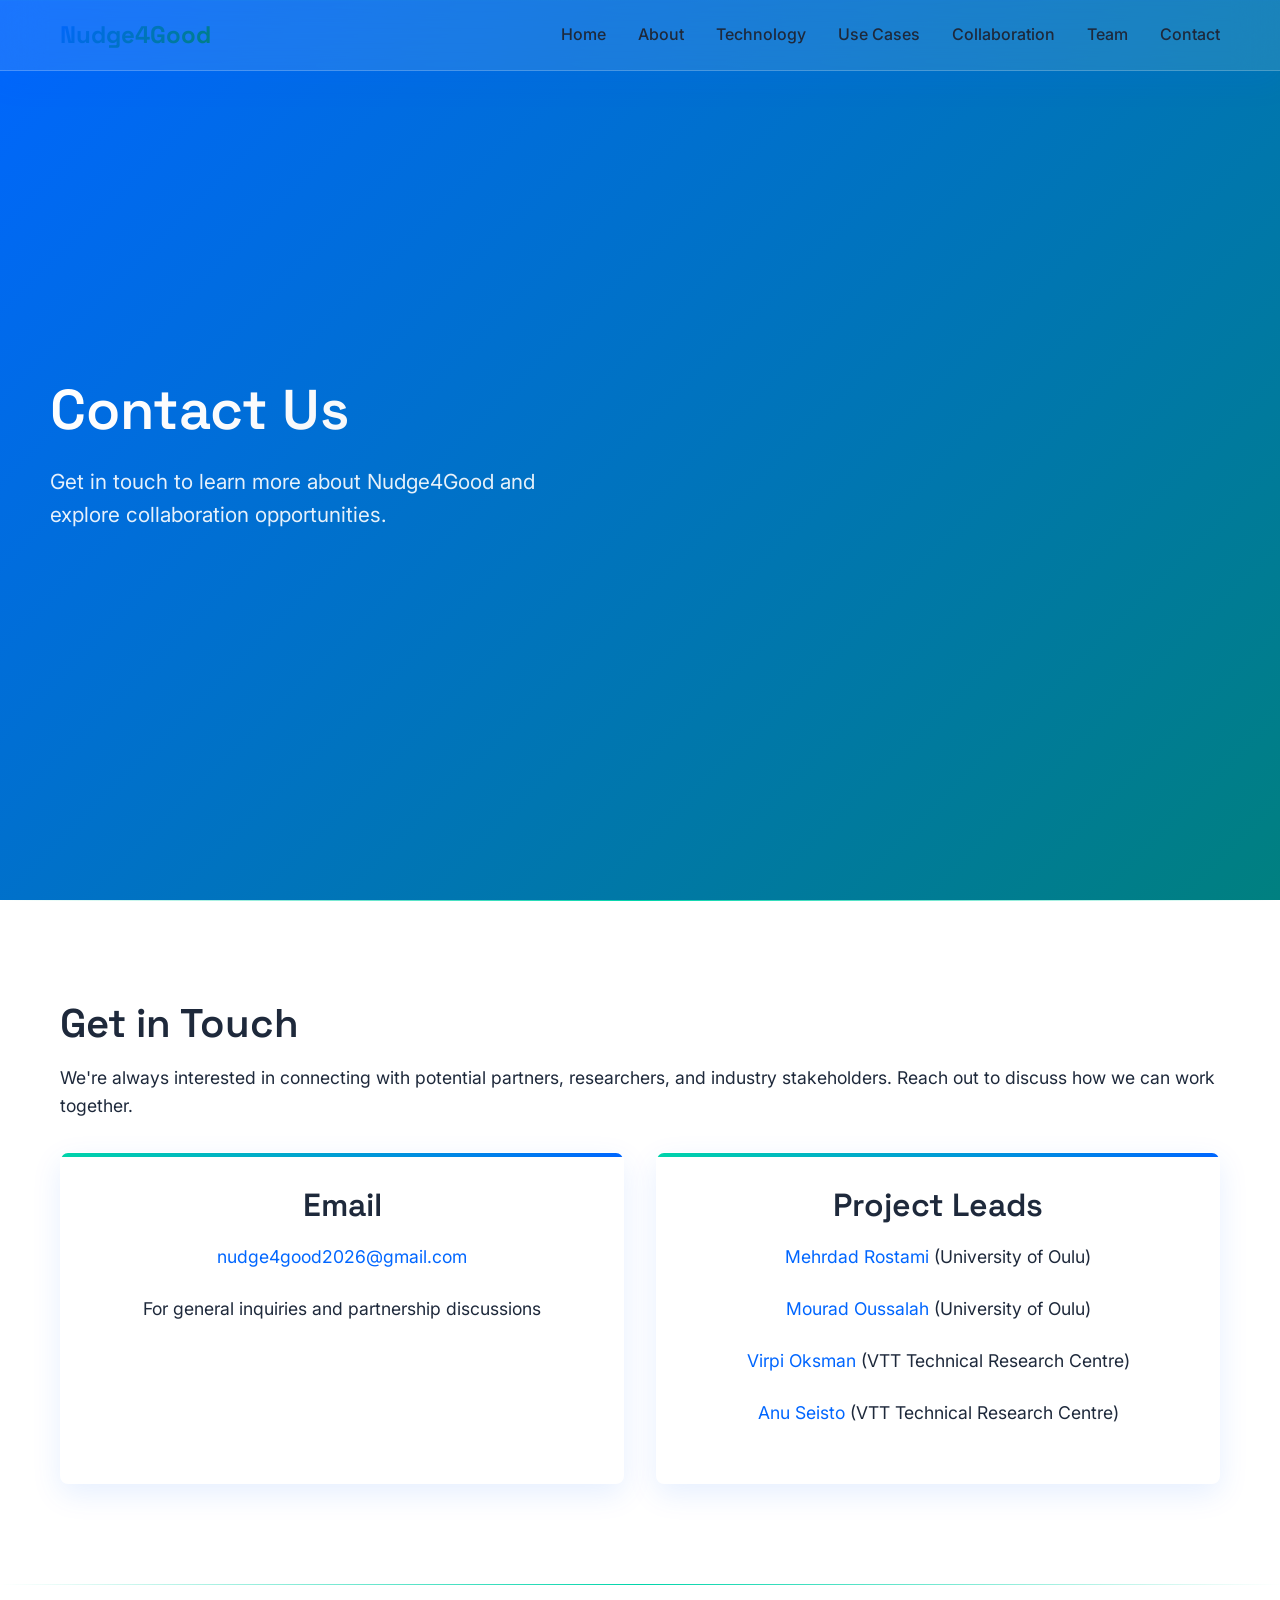
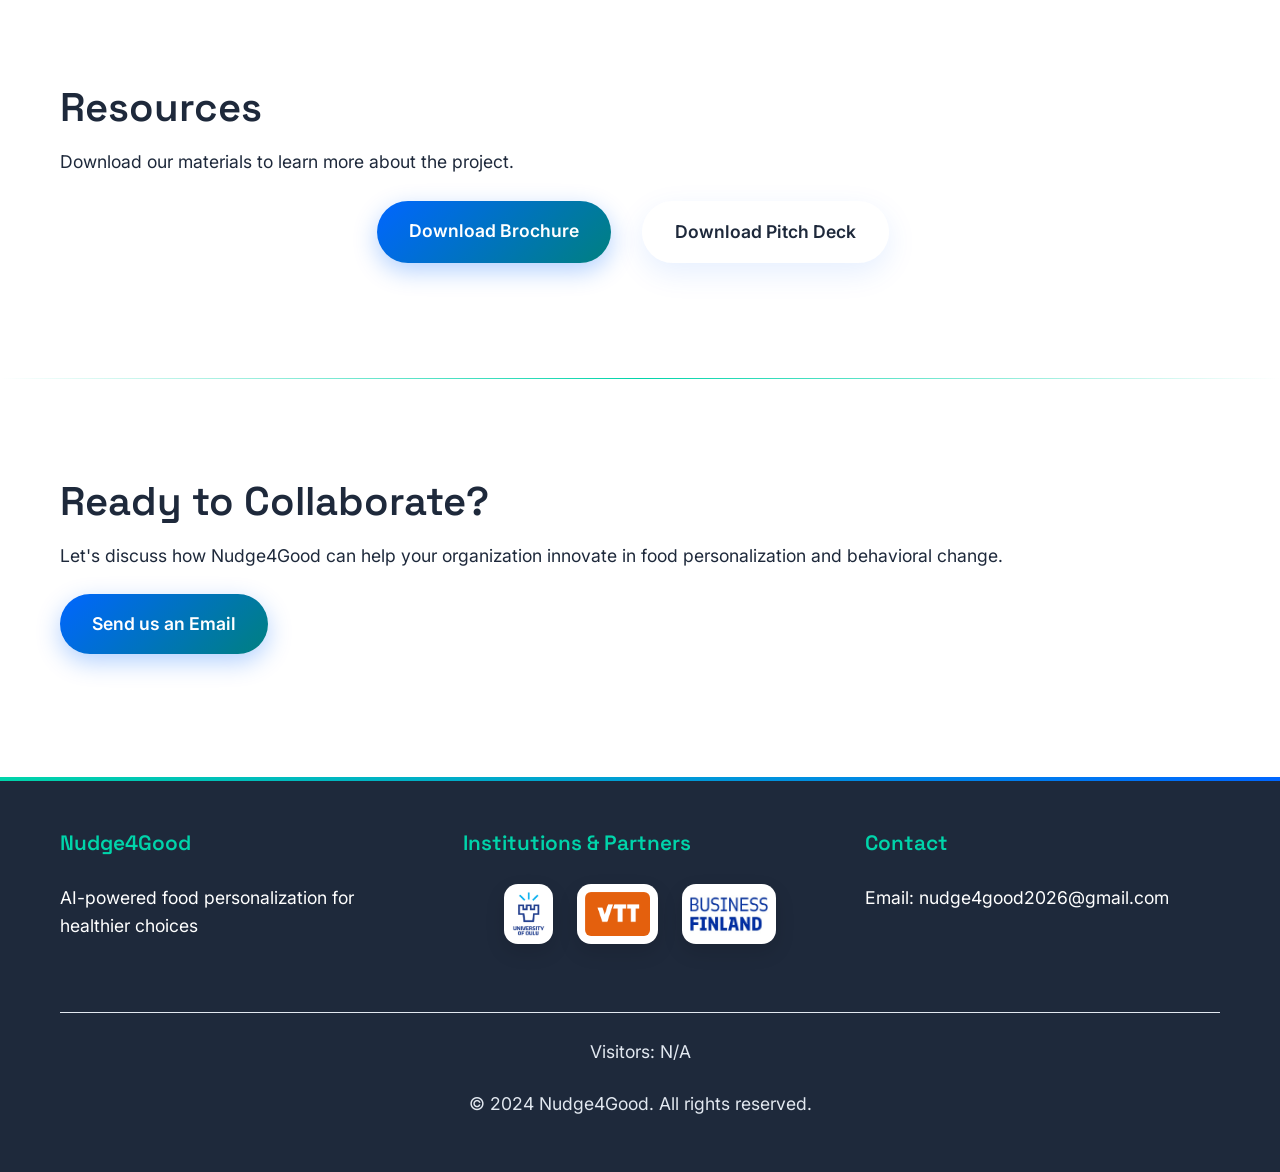
<file: contact.html>
<!DOCTYPE html>
<html lang="en">
<head>
    <meta charset="UTF-8">
    <meta name="viewport" content="width=device-width, initial-scale=1.0">
    <title>Contact - Nudge4Good</title>
    <link rel="stylesheet" href="css/style.css">
    <link rel="icon" href="assets/icons/favicon.ico" type="image/x-icon">
</head>
<body>
    <header>
        <nav class="navbar">
            <div class="nav-container">
                <div class="nav-logo">
                    <a href="index.html">Nudge4Good</a>
                </div>
                <ul class="nav-menu">
                    <li><a href="index.html">Home</a></li>
                    <li><a href="about.html">About</a></li>
                    <li><a href="technology.html">Technology</a></li>
                    <li><a href="use-cases.html">Use Cases</a></li>
                    <li><a href="collaboration.html">Collaboration</a></li>
                    <li><a href="team.html">Team</a></li>
                    <li><a href="contact.html">Contact</a></li>
                </ul>
                <div class="hamburger">
                    <span class="bar"></span>
                    <span class="bar"></span>
                    <span class="bar"></span>
                </div>
            </div>
        </nav>
    </header>

    <main>
        <section class="hero">
            <div class="hero-content">
                <h1>Contact Us</h1>
                <p>Get in touch to learn more about Nudge4Good and explore collaboration opportunities.</p>
            </div>
        </section>

        <section class="contact-info">
            <div class="container">
                <h2>Get in Touch</h2>
                <p>We're always interested in connecting with potential partners, researchers, and industry stakeholders. Reach out to discuss how we can work together.</p>
                <div class="contact-details">
                    <div class="contact-item">
                        <h3>Email</h3>
                        <p><a href="mailto:nudge4good2026@gmail.com">nudge4good2026@gmail.com</a></p>
                        <p>For general inquiries and partnership discussions</p>
                    </div>
                    <div class="contact-item">
                        <h3>Project Leads</h3>
                        <p><a href="mailto:mehrdad.rostami@oulu.fi">Mehrdad Rostami</a> (University of Oulu)</p>
                        <p><a href="mailto:mourad.oussalah@oulu.fi">Mourad Oussalah</a> (University of Oulu)</p>
                        <p><a href="mailto:Virpi.Oksman@vtt.fi">Virpi Oksman</a> (VTT Technical Research Centre)</p>
                        <p><a href="mailto:Anu.Seisto@vtt.fi">Anu Seisto</a> (VTT Technical Research Centre)</p>
                    </div>
                </div>
            </div>
        </section>

        <section class="resources">
            <div class="container">
                <h2>Resources</h2>
                <p>Download our materials to learn more about the project.</p>
                <div class="resource-links">
                    <a href="#" class="btn btn-primary">Download Brochure</a>
                    <a href="#" class="btn btn-secondary">Download Pitch Deck</a>
                </div>
            </div>
        </section>

        <section class="cta-contact">
            <div class="container">
                <h2>Ready to Collaborate?</h2>
                <p>Let's discuss how Nudge4Good can help your organization innovate in food personalization and behavioral change.</p>
                <a href="mailto:nudge4good2026@gmail.com" class="btn btn-primary">Send us an Email</a>
            </div>
        </section>
    </main>

    <footer>
        <div class="container">
            <div class="footer-content">
                <div class="footer-section">
                    <h4>Nudge4Good</h4>
                    <p>AI-powered food personalization for healthier choices</p>
                </div>
                <div class="footer-section">
                    <h4>Institutions & Partners</h4>
                    <div class="logos-container">
                        <img src="assets/images/OuluLogo.png" alt="University of Oulu" class="logo-img">
                        <img src="assets/images/VTTLogo.png" alt="VTT Technical Research Centre" class="logo-img">
                        <img src="assets/images/BusinessFinlandLogo.jpg" alt="Business Finland" class="logo-img">
                    </div>
                </div>
                <div class="footer-section">
                    <h4>Contact</h4>
                    <p>Email: nudge4good2026@gmail.com</p>
                </div>
            </div>
            <div class="footer-bottom">
                <p>Visitors: <span id="visitor-count">Loading...</span></p>
                <p>&copy; 2024 Nudge4Good. All rights reserved.</p>
            </div>
        </div>
    </footer>

    <script src="js/script.js"></script>
</body>
</html>
</file>
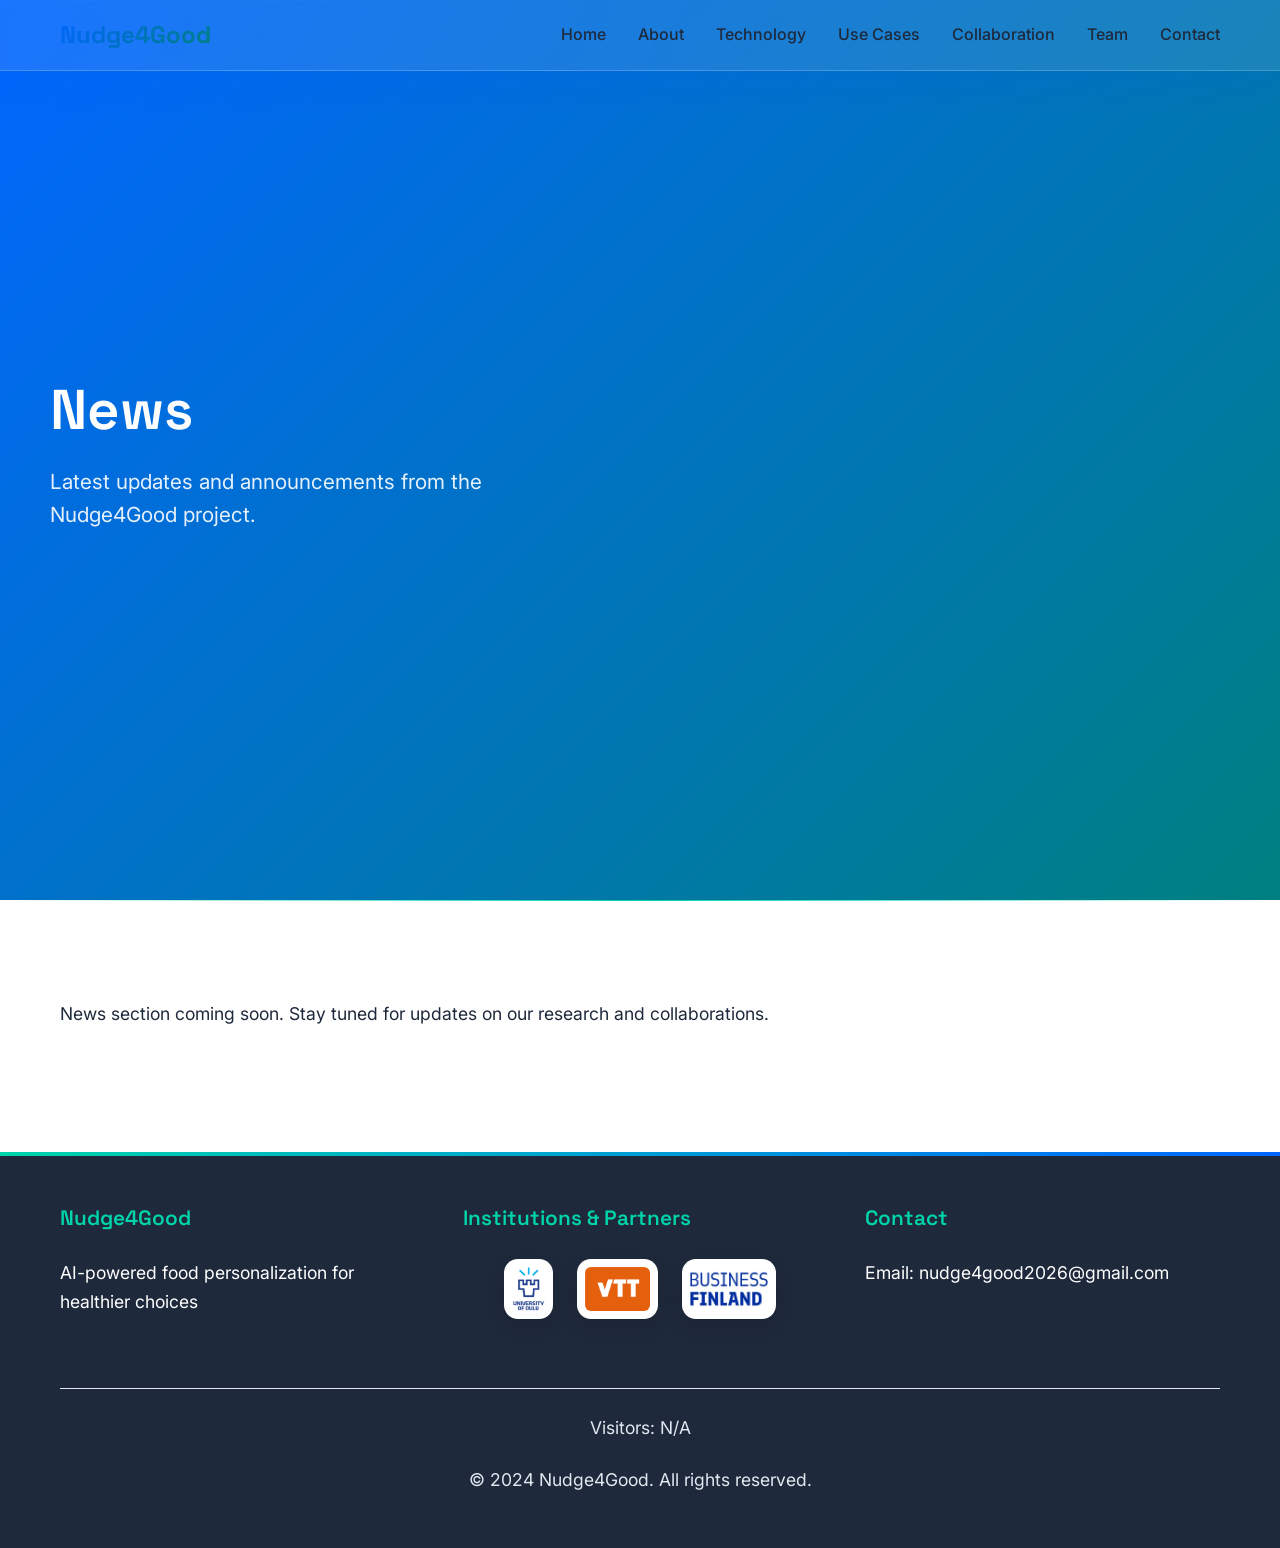
<file: news.html>
<!DOCTYPE html>
<html lang="en">
<head>
    <meta charset="UTF-8">
    <meta name="viewport" content="width=device-width, initial-scale=1.0">
    <title>News - Nudge4Good</title>
    <link rel="stylesheet" href="css/style.css">
    <link rel="icon" href="assets/icons/favicon.ico" type="image/x-icon">
</head>
<body>
    <header>
        <nav class="navbar">
            <div class="nav-container">
                <div class="nav-logo">
                    <a href="index.html">Nudge4Good</a>
                </div>
                <ul class="nav-menu">
                    <li><a href="index.html">Home</a></li>
                    <li><a href="about.html">About</a></li>
                    <li><a href="technology.html">Technology</a></li>
                    <li><a href="use-cases.html">Use Cases</a></li>
                    <li><a href="collaboration.html">Collaboration</a></li>
                    <li><a href="team.html">Team</a></li>
                    <li><a href="contact.html">Contact</a></li>
                </ul>
                <div class="hamburger">
                    <span class="bar"></span>
                    <span class="bar"></span>
                    <span class="bar"></span>
                </div>
            </div>
        </nav>
    </header>

    <main>
        <section class="hero">
            <div class="hero-content">
                <h1>News</h1>
                <p>Latest updates and announcements from the Nudge4Good project.</p>
            </div>
        </section>

        <section class="news">
            <div class="container">
                <p>News section coming soon. Stay tuned for updates on our research and collaborations.</p>
            </div>
        </section>
    </main>

    <footer>
        <div class="container">
            <div class="footer-content">
                <div class="footer-section">
                    <h4>Nudge4Good</h4>
                    <p>AI-powered food personalization for healthier choices</p>
                </div>
                <div class="footer-section">
                    <h4>Institutions & Partners</h4>
                    <div class="logos-container">
                        <img src="assets/images/OuluLogo.png" alt="University of Oulu" class="logo-img">
                        <img src="assets/images/VTTLogo.png" alt="VTT Technical Research Centre" class="logo-img">
                        <img src="assets/images/BusinessFinlandLogo.jpg" alt="Business Finland" class="logo-img">
                    </div>
                </div>
                <div class="footer-section">
                    <h4>Contact</h4>
                    <p>Email: nudge4good2026@gmail.com</p>
                </div>
            </div>
            <div class="footer-bottom">
                <p>Visitors: <span id="visitor-count">Loading...</span></p>
                <p>&copy; 2024 Nudge4Good. All rights reserved.</p>
            </div>
        </div>
    </footer>

    <script src="js/script.js"></script>
</body>
</html>
</file>
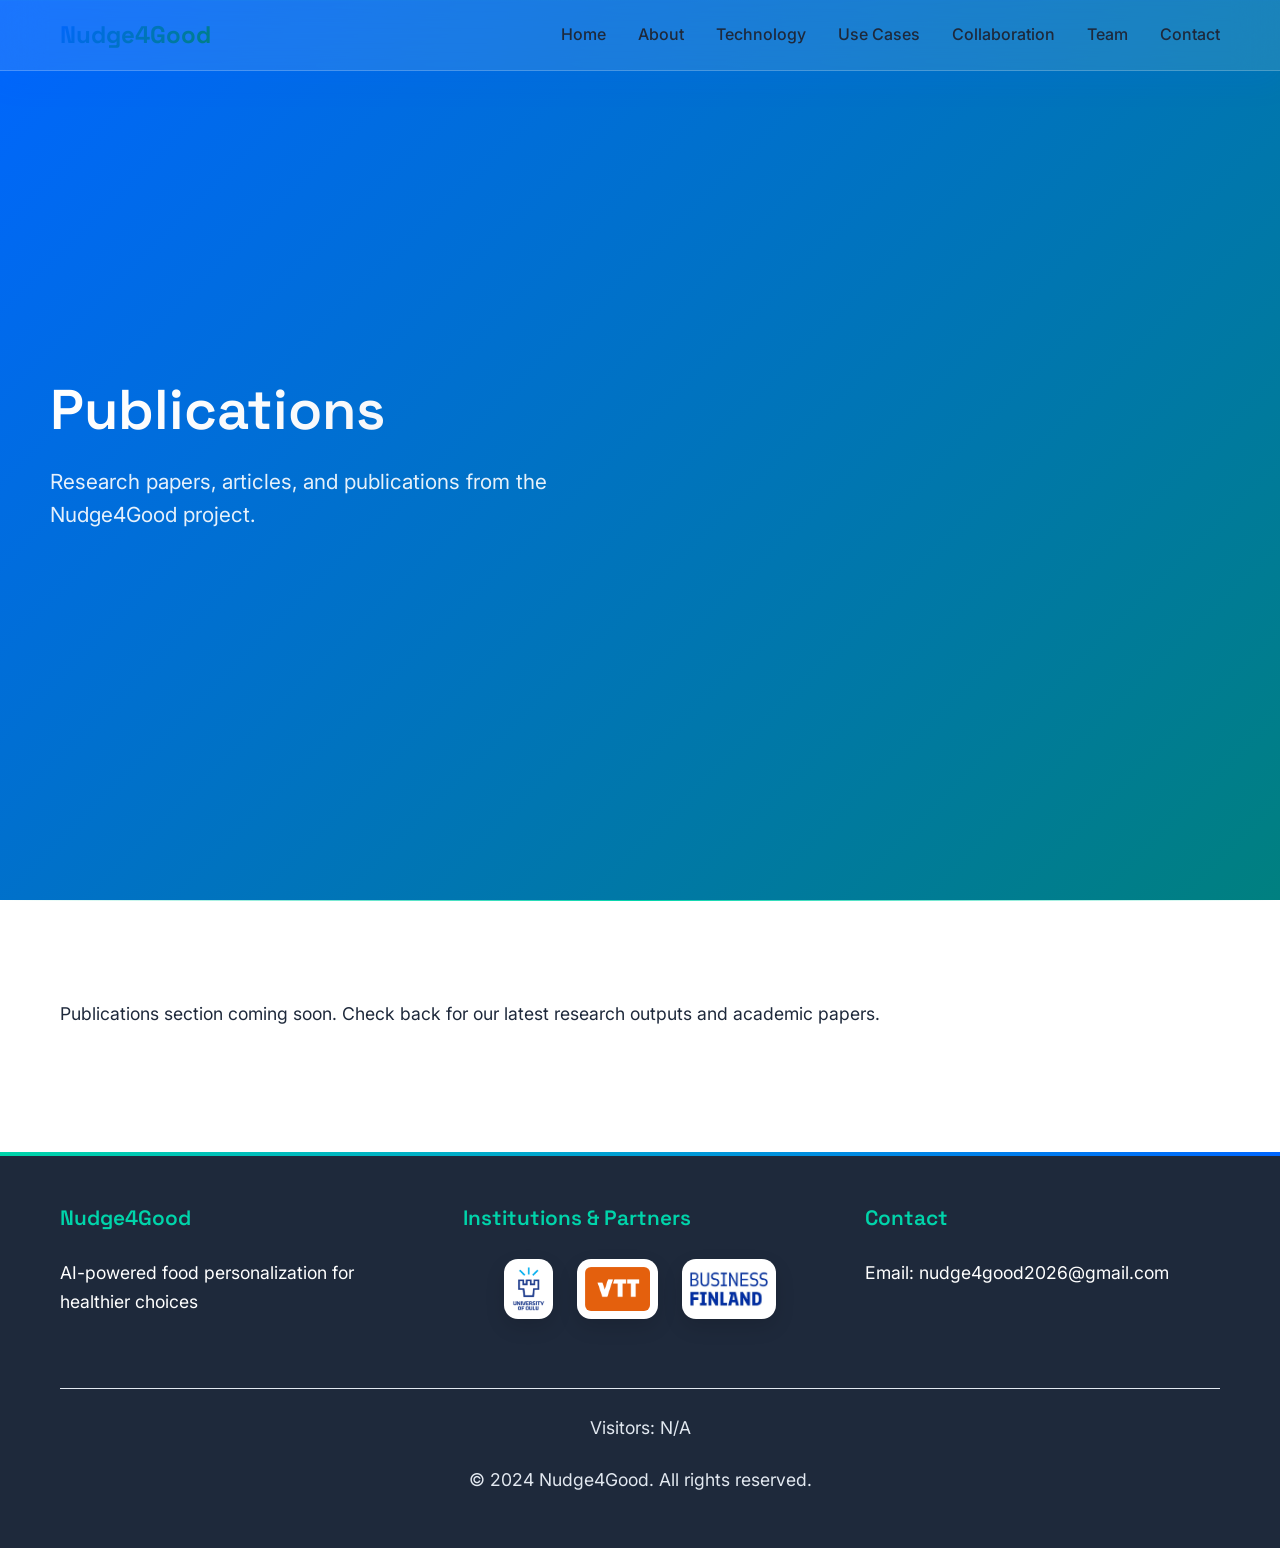
<file: publications.html>
<!DOCTYPE html>
<html lang="en">
<head>
    <meta charset="UTF-8">
    <meta name="viewport" content="width=device-width, initial-scale=1.0">
    <title>Publications - Nudge4Good</title>
    <link rel="stylesheet" href="css/style.css">
    <link rel="icon" href="assets/icons/favicon.ico" type="image/x-icon">
</head>
<body>
    <header>
        <nav class="navbar">
            <div class="nav-container">
                <div class="nav-logo">
                    <a href="index.html">Nudge4Good</a>
                </div>
                <ul class="nav-menu">
                    <li><a href="index.html">Home</a></li>
                    <li><a href="about.html">About</a></li>
                    <li><a href="technology.html">Technology</a></li>
                    <li><a href="use-cases.html">Use Cases</a></li>
                    <li><a href="collaboration.html">Collaboration</a></li>
                    <li><a href="team.html">Team</a></li>
                    <li><a href="contact.html">Contact</a></li>
                </ul>
                <div class="hamburger">
                    <span class="bar"></span>
                    <span class="bar"></span>
                    <span class="bar"></span>
                </div>
            </div>
        </nav>
    </header>

    <main>
        <section class="hero">
            <div class="hero-content">
                <h1>Publications</h1>
                <p>Research papers, articles, and publications from the Nudge4Good project.</p>
            </div>
        </section>

        <section class="publications">
            <div class="container">
                <p>Publications section coming soon. Check back for our latest research outputs and academic papers.</p>
            </div>
        </section>
    </main>

    <footer>
        <div class="container">
            <div class="footer-content">
                <div class="footer-section">
                    <h4>Nudge4Good</h4>
                    <p>AI-powered food personalization for healthier choices</p>
                </div>
                <div class="footer-section">
                    <h4>Institutions & Partners</h4>
                    <div class="logos-container">
                        <img src="assets/images/OuluLogo.png" alt="University of Oulu" class="logo-img">
                        <img src="assets/images/VTTLogo.png" alt="VTT Technical Research Centre" class="logo-img">
                        <img src="assets/images/BusinessFinlandLogo.jpg" alt="Business Finland" class="logo-img">
                    </div>
                </div>
                <div class="footer-section">
                    <h4>Contact</h4>
                    <p>Email: nudge4good2026@gmail.com</p>
                </div>
            </div>
            <div class="footer-bottom">
                <p>Visitors: <span id="visitor-count">Loading...</span></p>
                <p>&copy; 2024 Nudge4Good. All rights reserved.</p>
            </div>
        </div>
    </footer>

    <script src="js/script.js"></script>
</body>
</html>
</file>
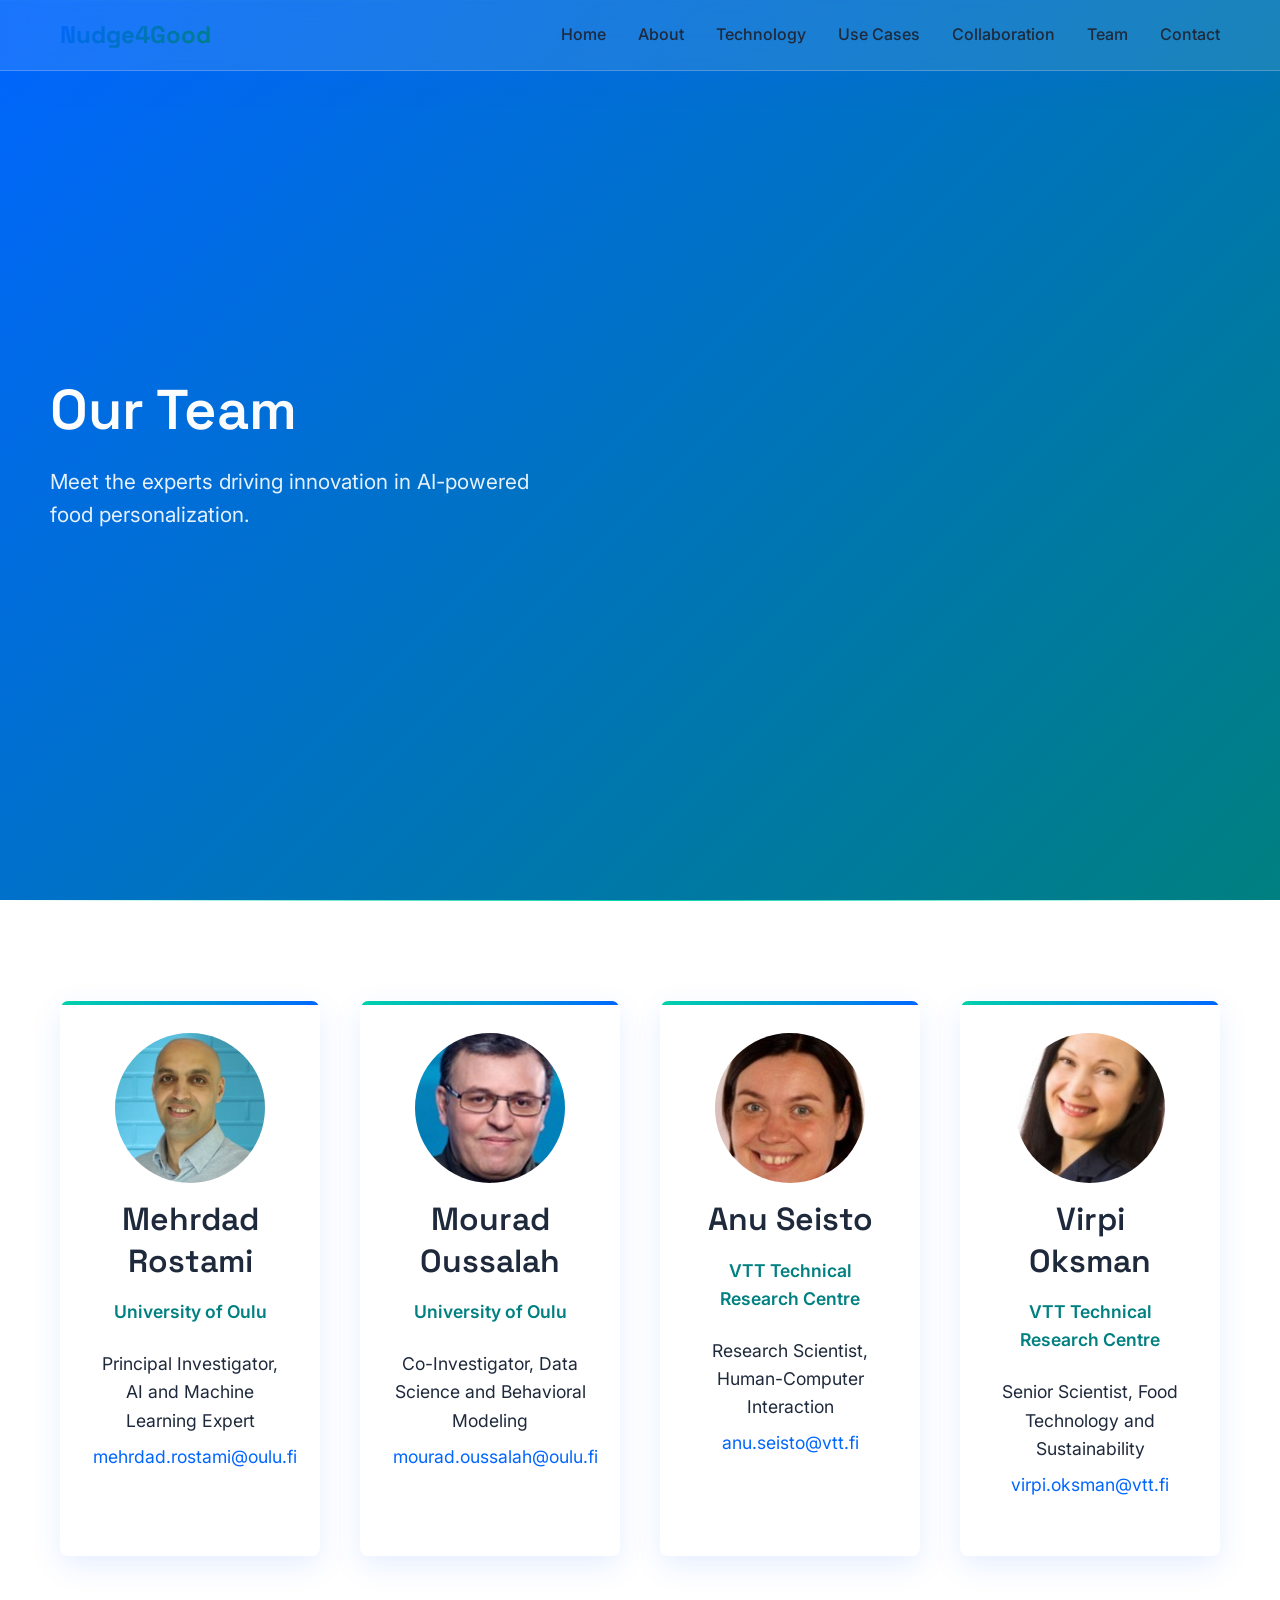
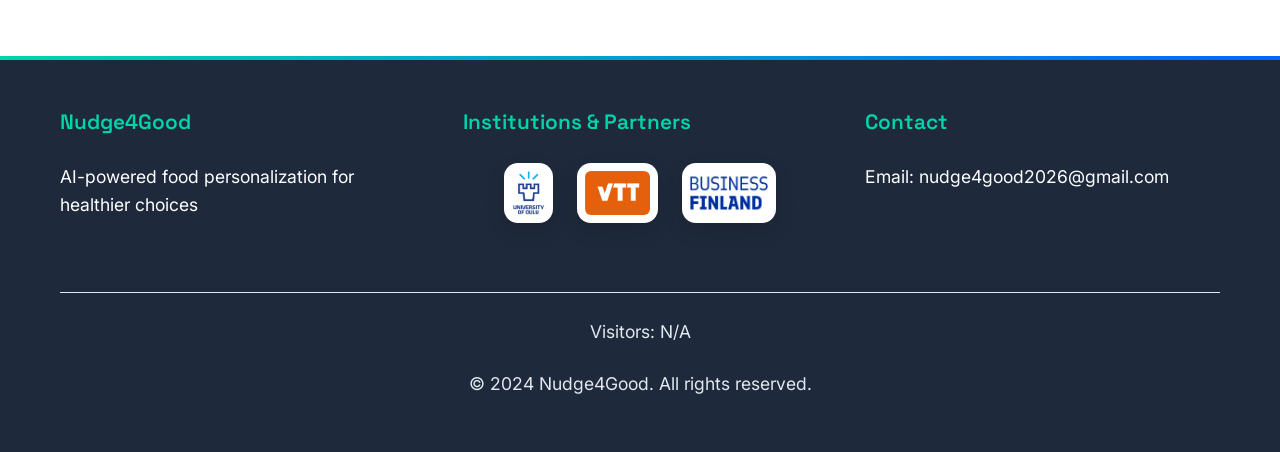
<file: team.html>
<!DOCTYPE html>
<html lang="en">
<head>
    <meta charset="UTF-8">
    <meta name="viewport" content="width=device-width, initial-scale=1.0">
    <title>Team - Nudge4Good</title>
    <link rel="stylesheet" href="css/style.css">
    <link rel="icon" href="assets/icons/favicon.ico" type="image/x-icon">
</head>
<body>
    <header>
        <nav class="navbar">
            <div class="nav-container">
                <div class="nav-logo">
                    <a href="index.html">Nudge4Good</a>
                </div>
                <ul class="nav-menu">
                    <li><a href="index.html">Home</a></li>
                    <li><a href="about.html">About</a></li>
                    <li><a href="technology.html">Technology</a></li>
                    <li><a href="use-cases.html">Use Cases</a></li>
                    <li><a href="collaboration.html">Collaboration</a></li>
                    <li><a href="team.html">Team</a></li>
                    <li><a href="contact.html">Contact</a></li>
                </ul>
                <div class="hamburger">
                    <span class="bar"></span>
                    <span class="bar"></span>
                    <span class="bar"></span>
                </div>
            </div>
        </nav>
    </header>

    <main>
        <section class="hero">
            <div class="hero-content">
                <h1>Our Team</h1>
                <p>Meet the experts driving innovation in AI-powered food personalization.</p>
            </div>
        </section>

        <section class="team">
            <div class="container">
                <div class="grid">
                    <div class="team-card">
                        <div class="team-photo">
                            <img src="assets/images/Mehrdad.jpg" alt="Mehrdad Rostami">
                        </div>
                        <h3>Mehrdad Rostami</h3>
                        <p class="affiliation">University of Oulu</p>
                        <p class="role">Principal Investigator, AI and Machine Learning Expert</p>
                        <p class="email">mehrdad.rostami@oulu.fi</p>
                    </div>
                    <div class="team-card">
                        <div class="team-photo">
                            <img src="assets/images/Mourad.jpg" alt="Mourad Oussalah">
                        </div>
                        <h3>Mourad Oussalah</h3>
                        <p class="affiliation">University of Oulu</p>
                        <p class="role">Co-Investigator, Data Science and Behavioral Modeling</p>
                        <p class="email">mourad.oussalah@oulu.fi</p>
                    </div>
                    <div class="team-card">
                        <div class="team-photo">
                            <img src="assets/images/Anu.jpg" alt="Anu Seisto">
                        </div>
                        <h3>Anu Seisto</h3>
                        <p class="affiliation">VTT Technical Research Centre</p>
                        <p class="role">Research Scientist, Human-Computer Interaction</p>
                        <p class="email">anu.seisto@vtt.fi</p>
                    </div>
                    <div class="team-card">
                        <div class="team-photo">
                            <img src="assets/images/Virpi.jpg" alt="Virpi Oksman">
                        </div>
                        <h3>Virpi Oksman</h3>
                        <p class="affiliation">VTT Technical Research Centre</p>
                        <p class="role">Senior Scientist, Food Technology and Sustainability</p>
                        <p class="email">virpi.oksman@vtt.fi</p>
                    </div>
                </div>
            </div>
        </section>
    </main>

    <footer>
        <div class="container">
            <div class="footer-content">
                <div class="footer-section">
                    <h4>Nudge4Good</h4>
                    <p>AI-powered food personalization for healthier choices</p>
                </div>
                <div class="footer-section">
                    <h4>Institutions & Partners</h4>
                    <div class="logos-container">
                        <img src="assets/images/OuluLogo.png" alt="University of Oulu" class="logo-img">
                        <img src="assets/images/VTTLogo.png" alt="VTT Technical Research Centre" class="logo-img">
                        <img src="assets/images/BusinessFinlandLogo.jpg" alt="Business Finland" class="logo-img">
                    </div>
                </div>
                <div class="footer-section">
                    <h4>Contact</h4>
                    <p>Email: nudge4good2026@gmail.com</p>
                </div>
            </div>
            <div class="footer-bottom">
                <p>Visitors: <span id="visitor-count">Loading...</span></p>
                <p>&copy; 2024 Nudge4Good. All rights reserved.</p>
            </div>
        </div>
    </footer>

    <script src="js/script.js"></script>
</body>
</html>
</file>
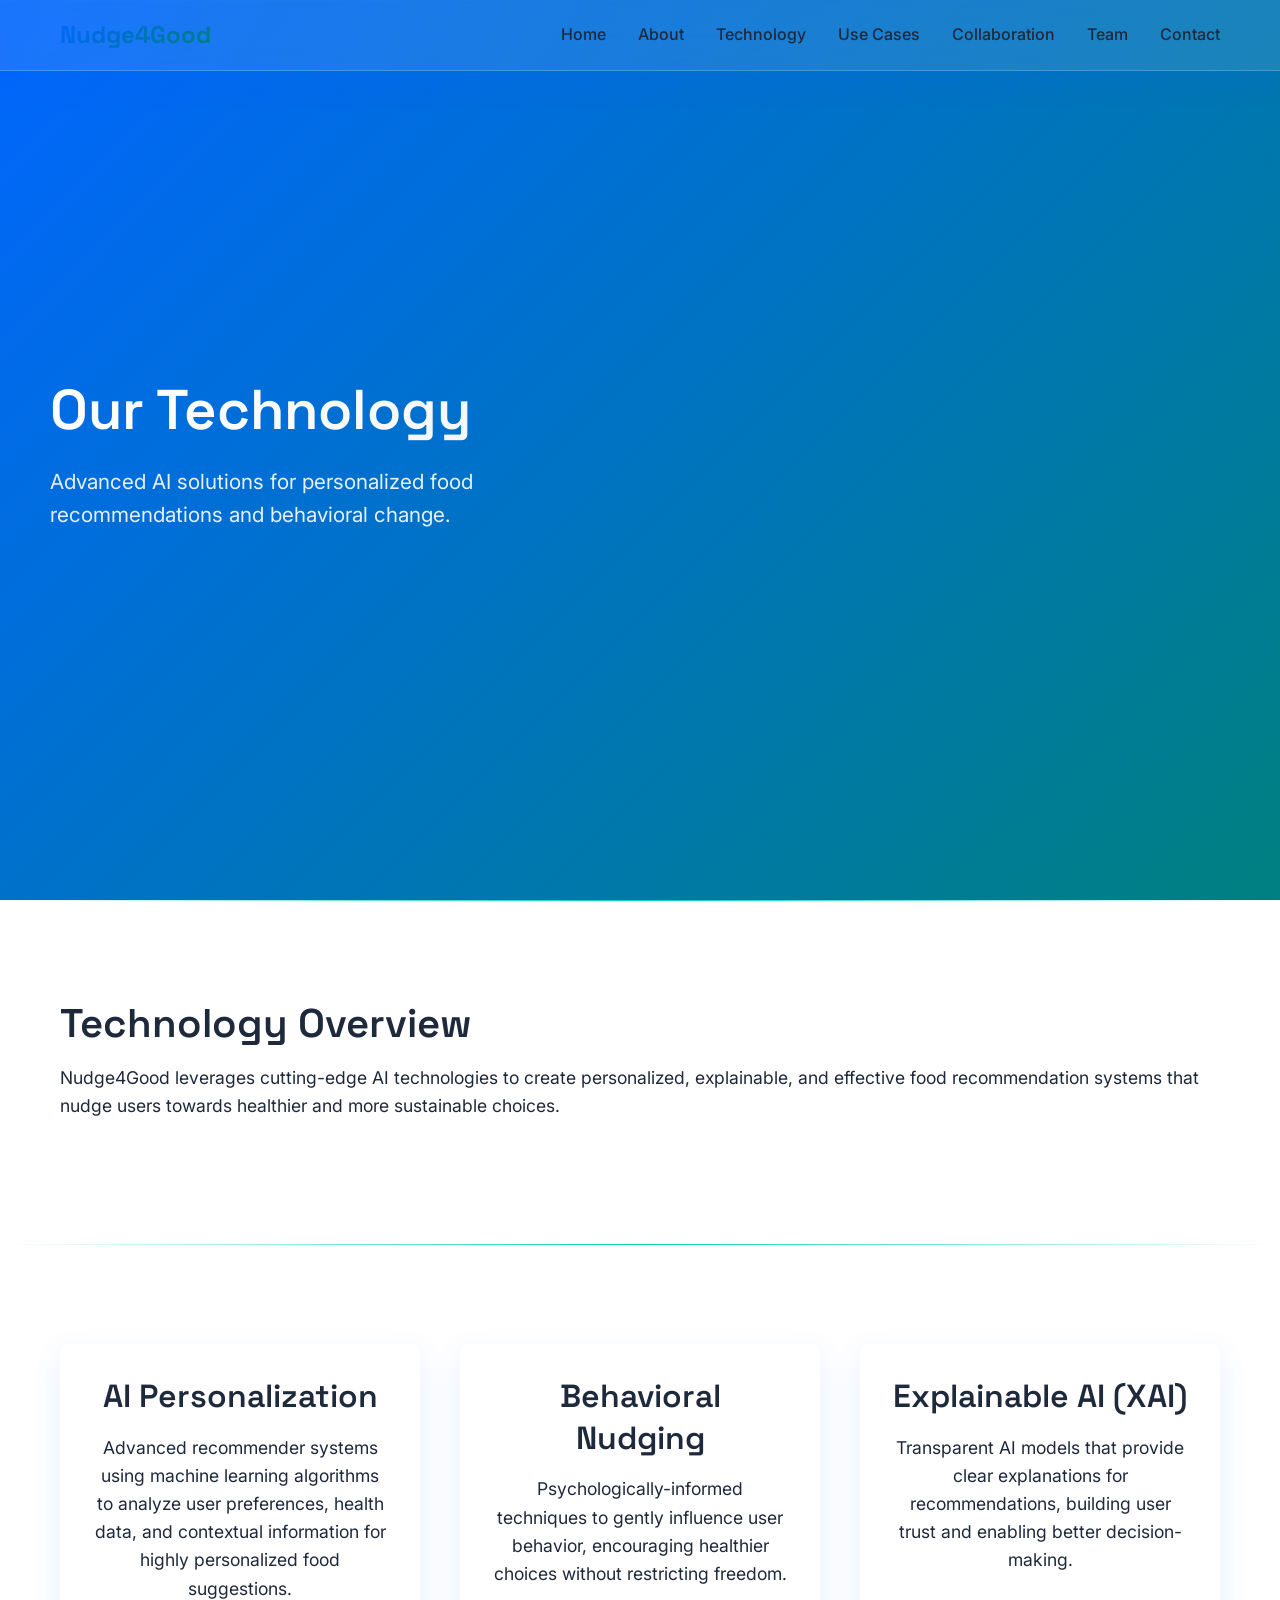
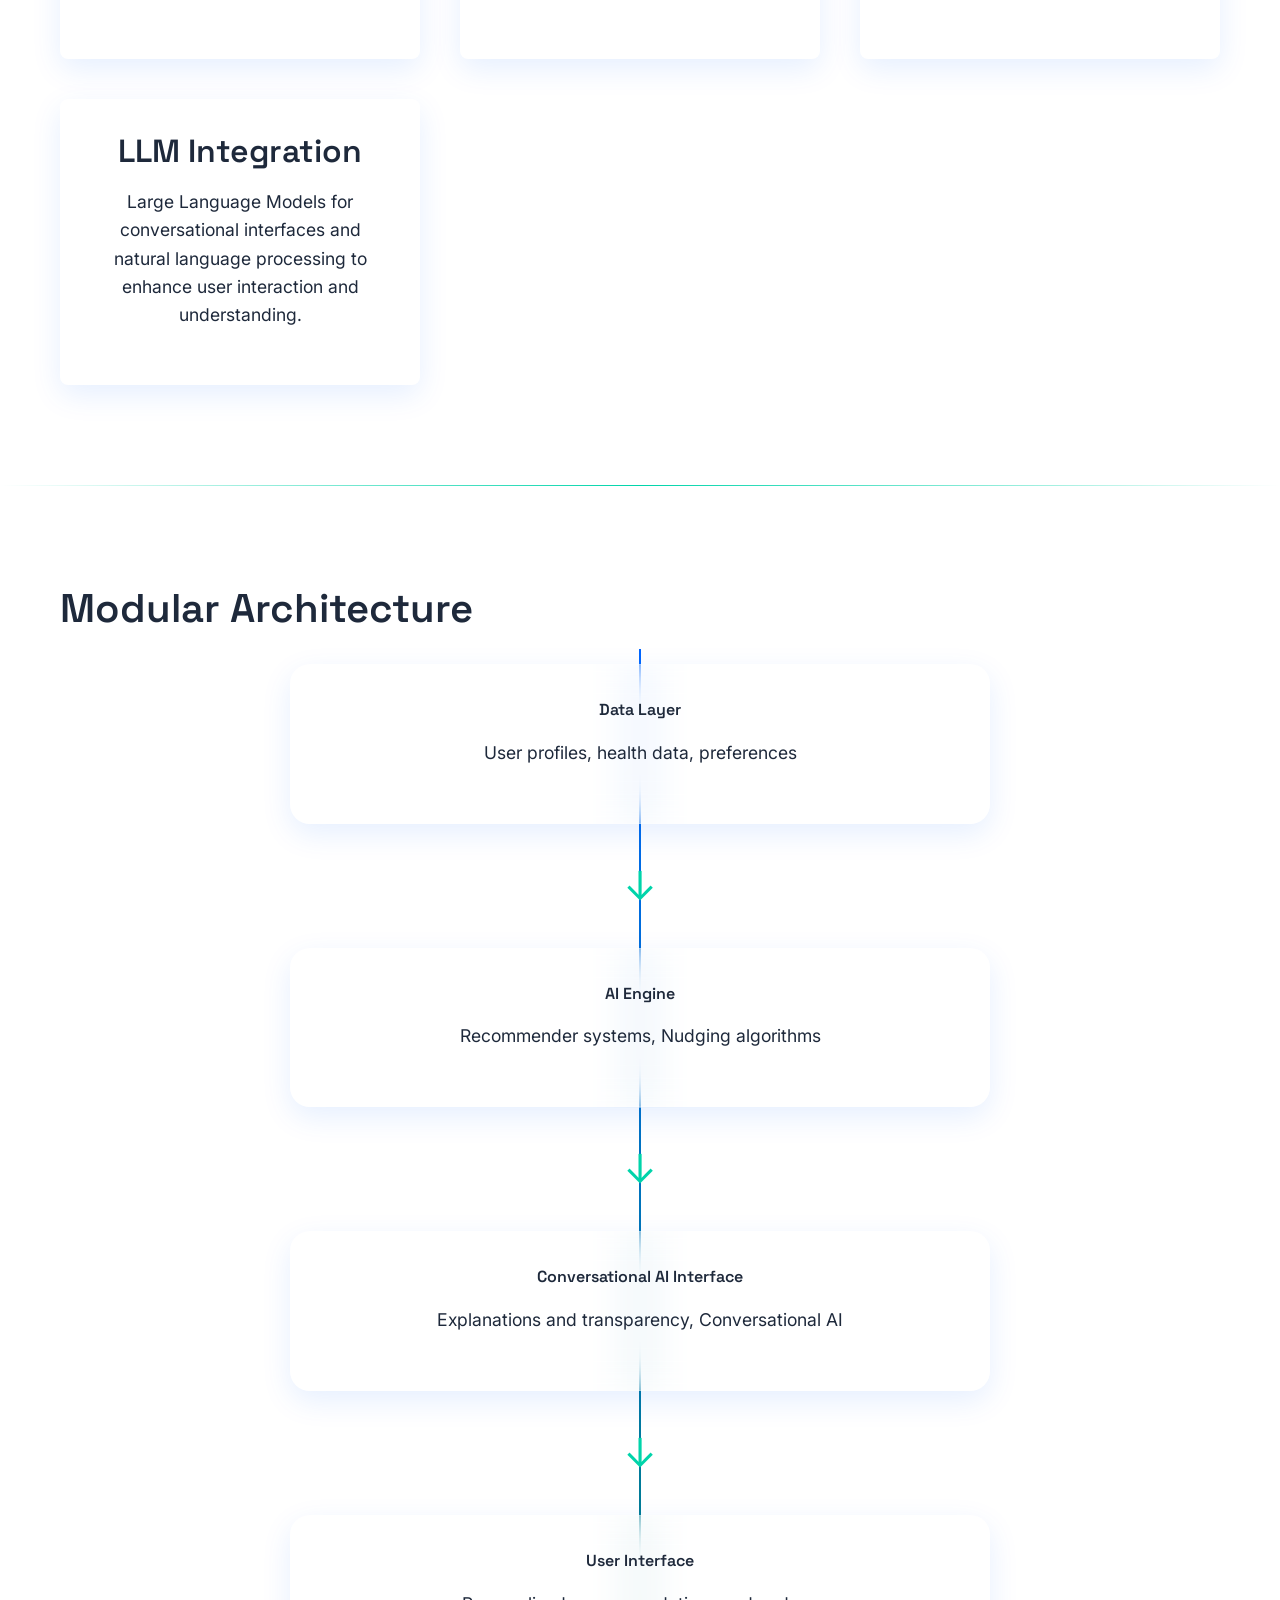
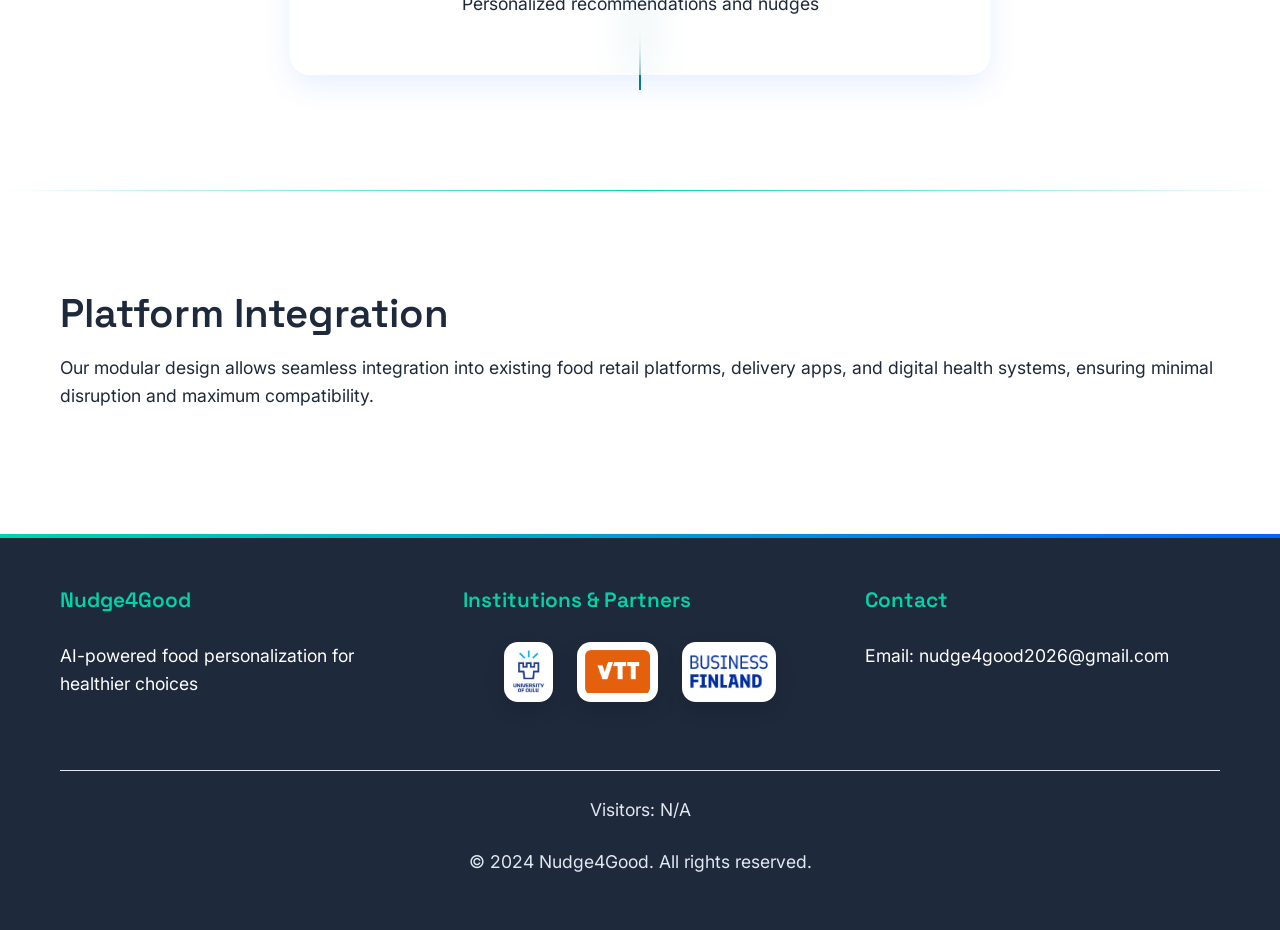
<file: technology.html>
<!DOCTYPE html>
<html lang="en">
<head>
    <meta charset="UTF-8">
    <meta name="viewport" content="width=device-width, initial-scale=1.0">
    <title>Technology - Nudge4Good</title>
    <link rel="stylesheet" href="css/style.css">
    <link rel="icon" href="assets/icons/favicon.ico" type="image/x-icon">
</head>
<body>
    <header>
        <nav class="navbar">
            <div class="nav-container">
                <div class="nav-logo">
                    <a href="index.html">Nudge4Good</a>
                </div>
                <ul class="nav-menu">
                    <li><a href="index.html">Home</a></li>
                    <li><a href="about.html">About</a></li>
                    <li><a href="technology.html">Technology</a></li>
                    <li><a href="use-cases.html">Use Cases</a></li>
                    <li><a href="collaboration.html">Collaboration</a></li>
                    <li><a href="team.html">Team</a></li>
                    <li><a href="contact.html">Contact</a></li>
                </ul>
                <div class="hamburger">
                    <span class="bar"></span>
                    <span class="bar"></span>
                    <span class="bar"></span>
                </div>
            </div>
        </nav>
    </header>

    <main>
        <section class="hero">
            <div class="hero-content">
                <h1>Our Technology</h1>
                <p>Advanced AI solutions for personalized food recommendations and behavioral change.</p>
            </div>
        </section>

        <section class="tech-overview">
            <div class="container">
                <h2>Technology Overview</h2>
                <p>Nudge4Good leverages cutting-edge AI technologies to create personalized, explainable, and effective food recommendation systems that nudge users towards healthier and more sustainable choices.</p>
            </div>
        </section>

        <section class="tech-components">
            <div class="container">
                <div class="grid">
                    <div class="tech-card">
                        <h3>AI Personalization</h3>
                        <p>Advanced recommender systems using machine learning algorithms to analyze user preferences, health data, and contextual information for highly personalized food suggestions.</p>
                    </div>
                    <div class="tech-card">
                        <h3>Behavioral Nudging</h3>
                        <p>Psychologically-informed techniques to gently influence user behavior, encouraging healthier choices without restricting freedom.</p>
                    </div>
                    <div class="tech-card">
                        <h3>Explainable AI (XAI)</h3>
                        <p>Transparent AI models that provide clear explanations for recommendations, building user trust and enabling better decision-making.</p>
                    </div>
                    <div class="tech-card">
                        <h3>LLM Integration</h3>
                        <p>Large Language Models for conversational interfaces and natural language processing to enhance user interaction and understanding.</p>
                    </div>
                </div>
            </div>
        </section>

        <section class="architecture">
            <div class="container">
                <h2>Modular Architecture</h2>
                <div class="diagram">
                    <div class="diagram-item" id="data-layer">
                        <h4>Data Layer</h4>
                        <p>User profiles, health data, preferences</p>
                    </div>
                    <div class="diagram-arrow">↓</div>
                    <div class="diagram-item" id="ai-layer">
                        <h4>AI Engine</h4>
                        <p>Recommender systems, Nudging algorithms</p>
                    </div>
                    <div class="diagram-arrow">↓</div>
                    <div class="diagram-item" id="xai-layer">
                        <h4>Conversational AI Interface</h4>
                        <p>Explanations and transparency, Conversational AI</p>
                    </div>
                    <div class="diagram-arrow">↓</div>
                    <div class="diagram-item" id="user-layer">
                        <h4>User Interface</h4>
                        <p>Personalized recommendations and nudges</p>
                    </div>
                </div>
            </div>
        </section>

        <section class="integration">
            <div class="container">
                <h2>Platform Integration</h2>
                <p>Our modular design allows seamless integration into existing food retail platforms, delivery apps, and digital health systems, ensuring minimal disruption and maximum compatibility.</p>
            </div>
        </section>
    </main>

    <footer>
        <div class="container">
            <div class="footer-content">
                <div class="footer-section">
                    <h4>Nudge4Good</h4>
                    <p>AI-powered food personalization for healthier choices</p>
                </div>
                <div class="footer-section">
                    <h4>Institutions & Partners</h4>
                    <div class="logos-container">
                        <img src="assets/images/OuluLogo.png" alt="University of Oulu" class="logo-img">
                        <img src="assets/images/VTTLogo.png" alt="VTT Technical Research Centre" class="logo-img">
                        <img src="assets/images/BusinessFinlandLogo.jpg" alt="Business Finland" class="logo-img">
                    </div>
                </div>
                <div class="footer-section">
                    <h4>Contact</h4>
                    <p>Email: nudge4good2026@gmail.com</p>
                </div>
            </div>
            <div class="footer-bottom">
                <p>Visitors: <span id="visitor-count">Loading...</span></p>
                <p>&copy; 2024 Nudge4Good. All rights reserved.</p>
            </div>
        </div>
    </footer>

    <script src="js/script.js"></script>
</body>
</html>
</file>
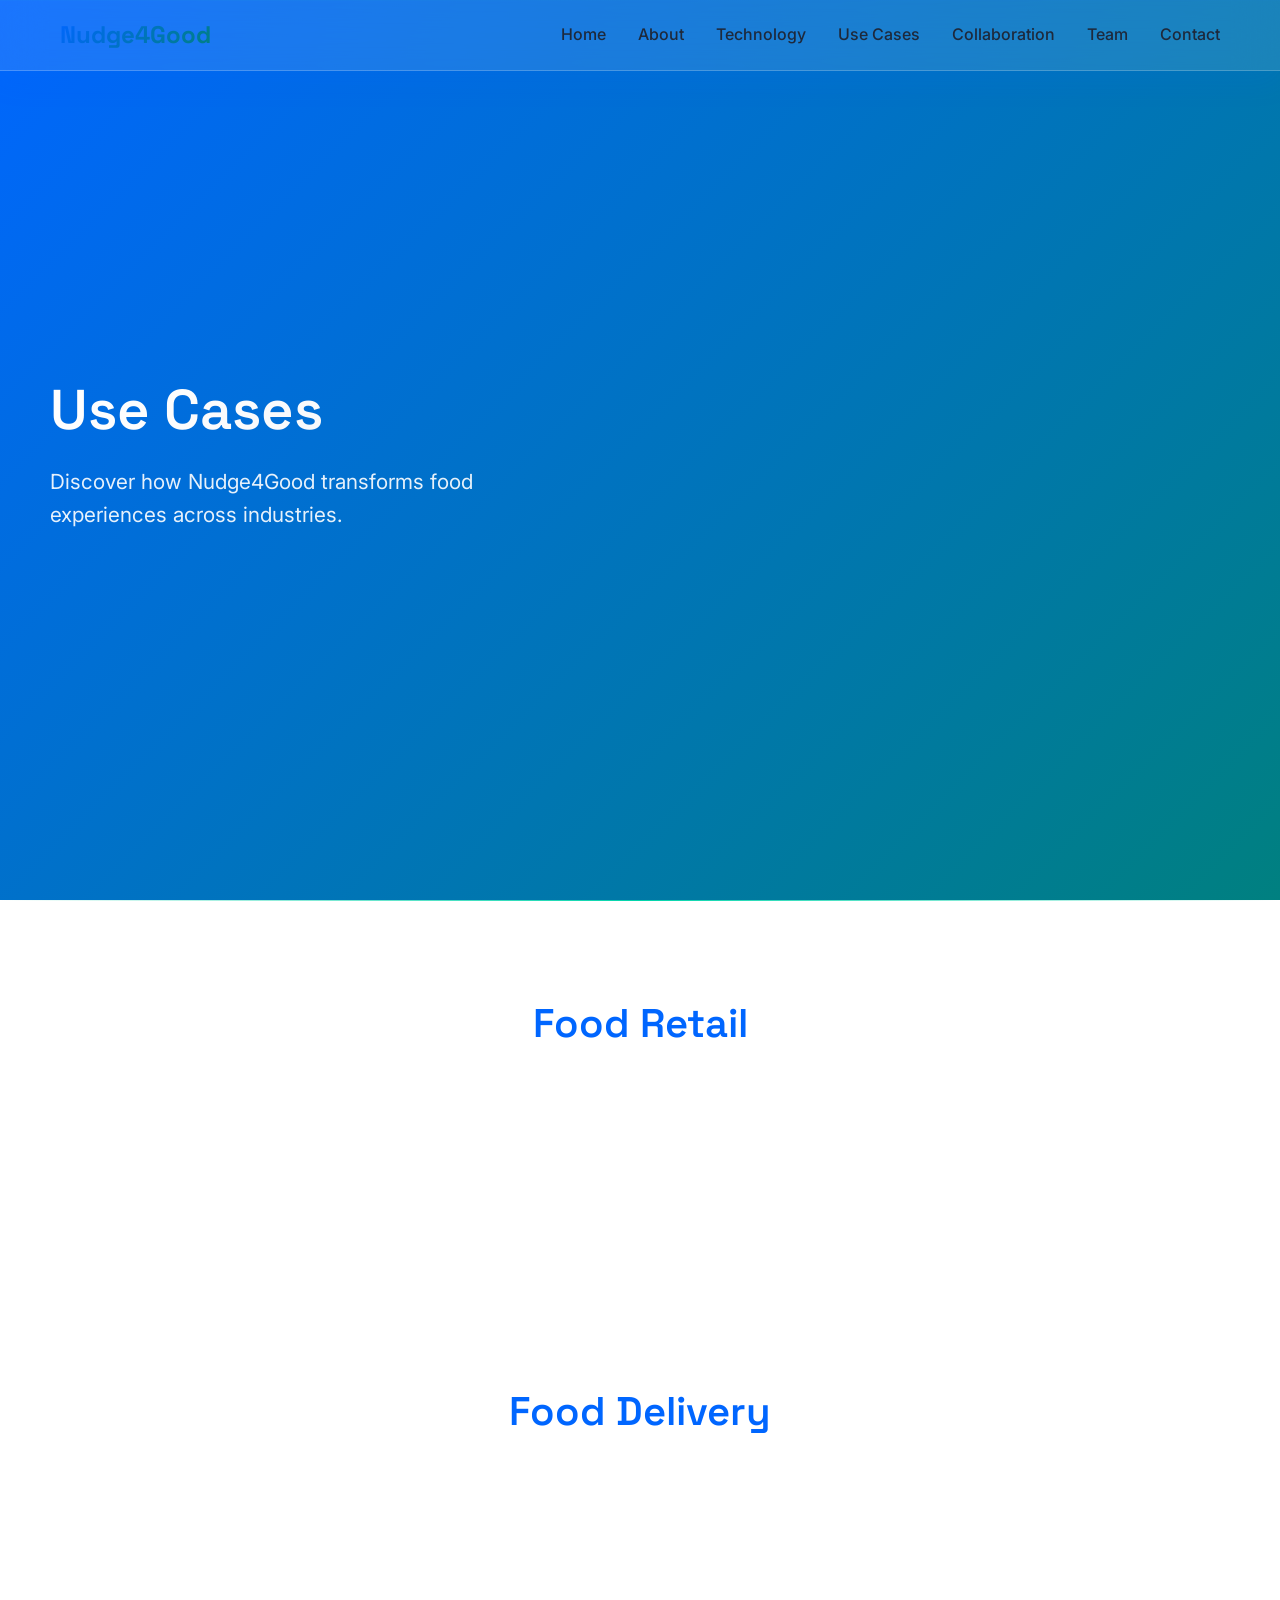
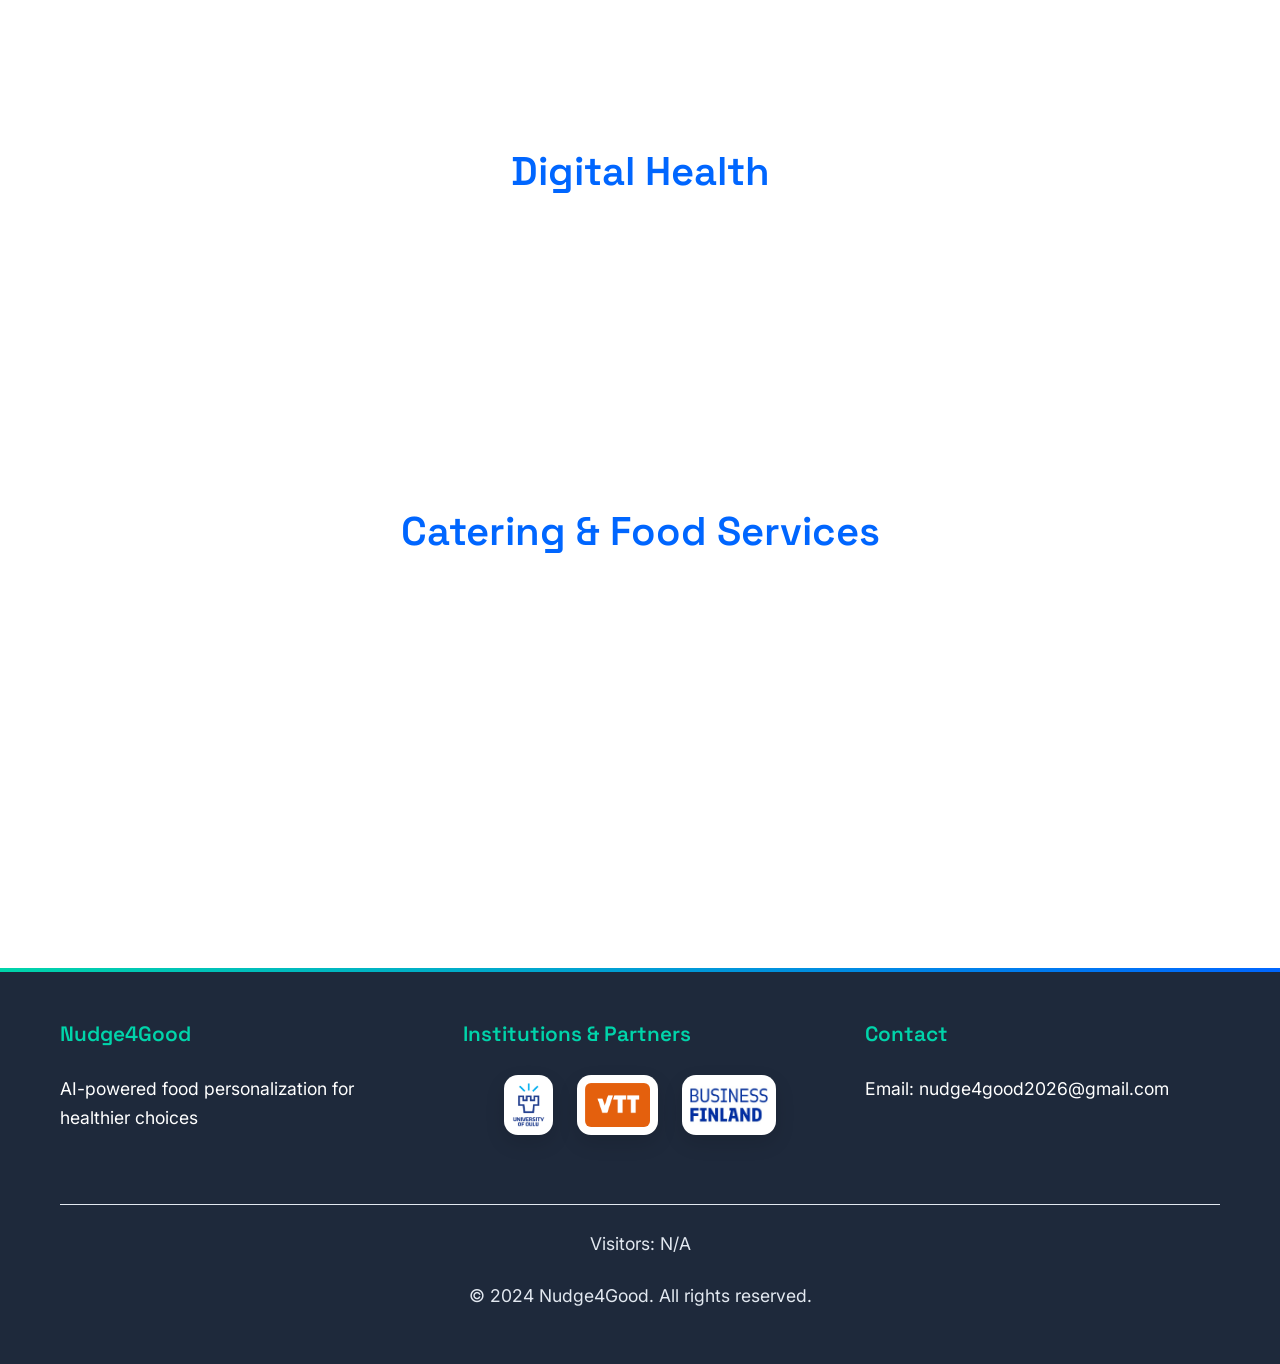
<file: use-cases.html>
<!DOCTYPE html>
<html lang="en">
<head>
    <meta charset="UTF-8">
    <meta name="viewport" content="width=device-width, initial-scale=1.0">
    <title>Use Cases - Nudge4Good</title>
    <link rel="stylesheet" href="css/style.css">
    <link rel="icon" href="assets/icons/favicon.ico" type="image/x-icon">
</head>
<body>
    <header>
        <nav class="navbar">
            <div class="nav-container">
                <div class="nav-logo">
                    <a href="index.html">Nudge4Good</a>
                </div>
                <ul class="nav-menu">
                    <li><a href="index.html">Home</a></li>
                    <li><a href="about.html">About</a></li>
                    <li><a href="technology.html">Technology</a></li>
                    <li><a href="use-cases.html">Use Cases</a></li>
                    <li><a href="collaboration.html">Collaboration</a></li>
                    <li><a href="team.html">Team</a></li>
                    <li><a href="contact.html">Contact</a></li>
                </ul>
                <div class="hamburger">
                    <span class="bar"></span>
                    <span class="bar"></span>
                    <span class="bar"></span>
                </div>
            </div>
        </nav>
    </header>

    <main>
        <section class="hero">
            <div class="hero-content">
                <h1>Use Cases</h1>
                <p>Discover how Nudge4Good transforms food experiences across industries.</p>
            </div>
        </section>

        <section class="use-cases">
            <div class="container">
                <div class="use-case">
                    <h2>Food Retail</h2>
                    <div class="grid">
                        <div class="case-card">
                            <h3>Problem</h3>
                            <p>Customers struggle to find healthy options among overwhelming product choices in supermarkets.</p>
                        </div>
                        <div class="case-card">
                            <h3>Solution</h3>
                            <p>AI-powered in-store apps that provide personalized recommendations and nudges for healthier purchases.</p>
                        </div>
                        <div class="case-card">
                            <h3>Value</h3>
                            <p>Increased customer satisfaction, higher sales of healthy products, and improved store loyalty.</p>
                        </div>
                    </div>
                </div>

                <div class="use-case">
                    <h2>Food Delivery</h2>
                    <div class="grid">
                        <div class="case-card">
                            <h3>Problem</h3>
                            <p>Delivery apps lack personalization, leading to suboptimal food choices and customer dissatisfaction.</p>
                        </div>
                        <div class="case-card">
                            <h3>Solution</h3>
                            <p>Integrated AI recommender system that suggests meals based on health goals and past orders.</p>
                        </div>
                        <div class="case-card">
                            <h3>Value</h3>
                            <p>Enhanced user engagement, reduced food waste, and differentiation from competitors.</p>
                        </div>
                    </div>
                </div>

                <div class="use-case">
                    <h2>Digital Health</h2>
                    <div class="grid">
                        <div class="case-card">
                            <h3>Problem</h3>
                            <p>Health apps provide generic advice that doesn't account for individual dietary needs and preferences.</p>
                        </div>
                        <div class="case-card">
                            <h3>Solution</h3>
                            <p>Explainable AI integration for personalized nutrition plans with behavioral nudging features.</p>
                        </div>
                        <div class="case-card">
                            <h3>Value</h3>
                            <p>Better health outcomes, increased app usage, and data-driven insights for healthcare providers.</p>
                        </div>
                    </div>
                </div>

                <div class="use-case">
                    <h2>Catering & Food Services</h2>
                    <div class="grid">
                        <div class="case-card">
                            <h3>Problem</h3>
                            <p>Catering companies struggle to offer personalized menus that meet diverse dietary requirements.</p>
                        </div>
                        <div class="case-card">
                            <h3>Solution</h3>
                            <p>Modular AI system for event-specific menu planning with sustainability and health considerations.</p>
                        </div>
                        <div class="case-card">
                            <h3>Value</h3>
                            <p>Improved customer satisfaction, reduced waste, and competitive advantage in the market.</p>
                        </div>
                    </div>
                </div>
            </div>
        </section>
    </main>

    <footer>
        <div class="container">
            <div class="footer-content">
                <div class="footer-section">
                    <h4>Nudge4Good</h4>
                    <p>AI-powered food personalization for healthier choices</p>
                </div>
                <div class="footer-section">
                    <h4>Institutions & Partners</h4>
                    <div class="logos-container">
                        <img src="assets/images/OuluLogo.png" alt="University of Oulu" class="logo-img">
                        <img src="assets/images/VTTLogo.png" alt="VTT Technical Research Centre" class="logo-img">
                        <img src="assets/images/BusinessFinlandLogo.jpg" alt="Business Finland" class="logo-img">
                    </div>
                </div>
                <div class="footer-section">
                    <h4>Contact</h4>
                    <p>Email: nudge4good2026@gmail.com</p>
                </div>
            </div>
            <div class="footer-bottom">
                <p>Visitors: <span id="visitor-count">Loading...</span></p>
                <p>&copy; 2024 Nudge4Good. All rights reserved.</p>
            </div>
        </div>
    </footer>

    <script src="js/script.js"></script>
</body>
</html>
</file>
<file: css/style.css>
/* Import Fonts */
@import url('https://fonts.googleapis.com/css2?family=Inter:wght@300;400;500;600;700&family=Space+Grotesk:wght@300;400;500;600;700&display=swap');

/* CSS Variables - AI-First Innovation Hub */
:root {
    --primary-color: #0066FF; /* Electric blue */
    --secondary-color: #008080; /* Deep teal */
    --accent-color: #00D4AA; /* Vibrant green */
    --text-color: #1E293B; /* Charcoal */
    --bg-color: #FFFFFF; /* Pure white */
    --light-bg: #F8FAFC; /* Off-white */
    --neutral: #E2E8F0; /* Soft gray */
    --shadow: 0 10px 30px rgba(0, 102, 255, 0.1);
    --shadow-dark: 0 20px 40px rgba(0, 102, 255, 0.15);
    --gradient-primary: linear-gradient(135deg, #0066FF 0%, #008080 100%);
    --gradient-accent: linear-gradient(135deg, #00D4AA 0%, #0066FF 100%);
    --glass-bg: rgba(255, 255, 255, 0.1);
    --glass-border: rgba(255, 255, 255, 0.2);
    --font-primary: 'Inter', sans-serif;
    --font-secondary: 'Space Grotesk', sans-serif;
}

/* Reset and Base Styles */
* {
    margin: 0;
    padding: 0;
    box-sizing: border-box;
}

body {
    font-family: var(--font-primary);
    line-height: 1.6;
    color: var(--text-color);
    background: var(--bg-color);
    overflow-x: hidden;
}

.container {
    max-width: 1200px;
    margin: 0 auto;
    padding: 0 20px;
}

h1, h2, h3, h4 {
    font-family: var(--font-secondary);
    font-weight: 600;
    margin-bottom: 1rem;
    color: var(--text-color);
}

h1 {
    font-size: 3.5rem;
    line-height: 1.1;
}

h2 {
    font-size: 2.5rem;
    line-height: 1.2;
}

h3 {
    font-size: 2rem;
    line-height: 1.3;
}

p {
    margin-bottom: 1.5rem;
    font-size: 1.1rem;
}

a {
    color: var(--primary-color);
    text-decoration: none;
}

a:hover {
    text-decoration: underline;
}

/* Navigation */
.navbar {
    position: fixed;
    top: 0;
    width: 100%;
    background: var(--glass-bg);
    backdrop-filter: blur(20px);
    -webkit-backdrop-filter: blur(20px);
    border-bottom: 1px solid var(--glass-border);
    box-shadow: var(--shadow);
    z-index: 1000;
    transition: all 0.3s ease;
}

.nav-container {
    max-width: 1200px;
    margin: 0 auto;
    padding: 0 20px;
    display: flex;
    justify-content: space-between;
    align-items: center;
    height: 70px;
}

.nav-logo a {
    font-family: var(--font-secondary);
    font-size: 1.5rem;
    font-weight: 700;
    background: var(--gradient-primary);
    -webkit-background-clip: text;
    -webkit-text-fill-color: transparent;
    background-clip: text;
}

.nav-menu {
    display: flex;
    list-style: none;
}

.nav-menu li {
    margin-left: 2rem;
}

.nav-menu a {
    color: var(--text-color);
    font-weight: 500;
    font-size: 1rem;
    transition: all 0.3s ease;
    position: relative;
}

.nav-menu a::after {
    content: '';
    position: absolute;
    width: 0;
    height: 2px;
    bottom: -5px;
    left: 0;
    background: var(--gradient-accent);
    transition: width 0.3s ease;
}

.nav-menu a:hover::after {
    width: 100%;
}

.hamburger {
    display: none;
    flex-direction: column;
    cursor: pointer;
}

.bar {
    width: 25px;
    height: 3px;
    background: var(--gradient-primary);
    margin: 3px 0;
    transition: 0.3s;
    border-radius: 2px;
}

/* Hero Section */
.hero {
    display: flex;
    align-items: center;
    min-height: 100vh;
    padding: 100px 0 50px;
    background: var(--gradient-primary);
    position: relative;
    overflow: hidden;
}

.hero::before {
    content: '';
    position: absolute;
    top: 0;
    left: 0;
    right: 0;
    bottom: 0;
    background: 
        radial-gradient(circle at 20% 80%, rgba(0, 212, 170, 0.1) 0%, transparent 50%),
        radial-gradient(circle at 80% 20%, rgba(0, 102, 255, 0.1) 0%, transparent 50%);
    animation: float 20s ease-in-out infinite;
}

@keyframes float {
    0%, 100% { transform: translateY(0px) rotate(0deg); }
    33% { transform: translateY(-10px) rotate(1deg); }
    66% { transform: translateY(10px) rotate(-1deg); }
}

.hero-content {
    flex: 1;
    padding: 0 50px;
    z-index: 2;
    position: relative;
}

.hero h1 {
    background: linear-gradient(135deg, #FFFFFF 0%, #E2E8F0 100%);
    -webkit-background-clip: text;
    -webkit-text-fill-color: transparent;
    background-clip: text;
    margin-bottom: 1.5rem;
    animation: textGlow 3s ease-in-out infinite alternate;
}

@keyframes textGlow {
    from { filter: brightness(1); }
    to { filter: brightness(1.1); }
}

.hero p {
    font-size: 1.3rem;
    color: rgba(255, 255, 255, 0.9);
    margin-bottom: 2.5rem;
    max-width: 500px;
}

.hero-image {
    flex: 1;
    text-align: center;
    z-index: 2;
    position: relative;
}

.hero-diagram {
    width: 400px;
    height: 400px;
    background: var(--glass-bg);
    backdrop-filter: blur(20px);
    -webkit-backdrop-filter: blur(20px);
    border: 1px solid var(--glass-border);
    border-radius: 20px;
    display: flex;
    align-items: center;
    justify-content: center;
    position: relative;
    box-shadow: var(--shadow-dark);
}

.hero-diagram::before {
    content: '';
    position: absolute;
    width: 200px;
    height: 200px;
    border: 2px solid var(--accent-color);
    border-radius: 50%;
    animation: rotate 10s linear infinite;
}

@keyframes rotate {
    from { transform: rotate(0deg); }
    to { transform: rotate(360deg); }
}

.hero-diagram .center {
    font-size: 2rem;
    font-weight: 700;
    color: var(--accent-color);
    z-index: 1;
}

.hero-logo {
    max-width: 350px;
    max-height: 350px;
    width: auto;
    height: auto;
    object-fit: contain;
    z-index: 1;
    position: relative;
}

/* Buttons */
.btn {
    display: inline-block;
    padding: 16px 32px;
    border-radius: 50px;
    font-weight: 600;
    font-size: 1.1rem;
    text-align: center;
    transition: all 0.3s ease;
    margin-right: 15px;
    margin-bottom: 15px;
    position: relative;
    overflow: hidden;
    border: none;
    cursor: pointer;
    text-decoration: none;
}

.btn::before {
    content: '';
    position: absolute;
    top: 0;
    left: -100%;
    width: 100%;
    height: 100%;
    background: linear-gradient(90deg, transparent, rgba(255, 255, 255, 0.2), transparent);
    transition: left 0.5s;
}

.btn:hover::before {
    left: 100%;
}

.btn-primary {
    background: var(--gradient-primary);
    color: white;
    box-shadow: 0 8px 25px rgba(0, 102, 255, 0.3);
}

.btn-primary:hover {
    transform: translateY(-2px);
    box-shadow: 0 12px 35px rgba(0, 102, 255, 0.4);
}

.btn-secondary {
    background: var(--glass-bg);
    backdrop-filter: blur(20px);
    -webkit-backdrop-filter: blur(20px);
    border: 1px solid var(--glass-border);
    color: var(--text-color);
    box-shadow: var(--shadow);
}

.btn-secondary:hover {
    background: var(--gradient-accent);
    color: white;
    transform: translateY(-2px);
}

.btn-accent {
    background: var(--gradient-accent);
    color: white;
    box-shadow: 0 8px 25px rgba(0, 212, 170, 0.3);
}

.btn-accent:hover {
    transform: translateY(-2px);
    box-shadow: 0 12px 35px rgba(0, 212, 170, 0.4);
}

/* Sections */
section {
    padding: 100px 0;
    position: relative;
}

section::before {
    content: '';
    position: absolute;
    top: 0;
    left: 0;
    right: 0;
    height: 1px;
    background: linear-gradient(90deg, transparent, var(--accent-color), transparent);
}

.problem-opportunity, .what-is, .key-features, .use-case-preview, .roadmap-preview, .cta-section {
    background: var(--light-bg);
}

.what-is, .cta-section {
    background: var(--bg-color);
}

.key-features {
    background: linear-gradient(135deg, var(--light-bg) 0%, rgba(0, 212, 170, 0.05) 100%);
}

.collaboration-types, .benefits {
    background: linear-gradient(135deg, var(--bg-color) 0%, rgba(0, 102, 255, 0.03) 100%);
}

/* Grid */
.grid {
    display: grid;
    grid-template-columns: repeat(auto-fit, minmax(350px, 1fr));
    gap: 2.5rem;
}

.team .grid {
    grid-template-columns: repeat(auto-fit, minmax(250px, 1fr));
}

/* Cards */
.card, .feature-card, .benefit-card, .collab-card, .benefit-item, .case-card, .team-card, .contact-item, .point {
    background: var(--glass-bg);
    backdrop-filter: blur(20px);
    -webkit-backdrop-filter: blur(20px);
    border: 1px solid var(--glass-border);
    padding: 2.5rem;
    border-radius: 20px;
    box-shadow: var(--shadow);
    transition: all 0.3s ease;
    position: relative;
    overflow: hidden;
}

.card:hover, .feature-card:hover, .benefit-card:hover, .collab-card:hover, .benefit-item:hover, .case-card:hover, .team-card:hover, .contact-item:hover, .point:hover {
    transform: translateY(-5px);
    box-shadow: var(--shadow-dark);
}

.card::before, .feature-card::before, .benefit-card::before, .collab-card::before, .benefit-item::before, .case-card::before, .team-card::before, .contact-item::before, .point::before {
    content: '';
    position: absolute;
    top: 0;
    left: 0;
    right: 0;
    height: 4px;
    background: var(--gradient-accent);
}

.feature-card .icon {
    font-size: 4rem;
    margin-bottom: 1.5rem;
    background: var(--gradient-primary);
    -webkit-background-clip: text;
    -webkit-text-fill-color: transparent;
    background-clip: text;
}

/* Roadmap */
.roadmap {
    display: flex;
    justify-content: space-around;
    flex-wrap: wrap;
    position: relative;
}

.roadmap::before {
    content: '';
    position: absolute;
    top: 50%;
    left: 0;
    right: 0;
    height: 2px;
    background: var(--gradient-primary);
    z-index: 1;
}

.phase {
    flex: 1;
    text-align: center;
    padding: 3rem;
    background: var(--glass-bg);
    backdrop-filter: blur(20px);
    -webkit-backdrop-filter: blur(20px);
    border: 1px solid var(--glass-border);
    border-radius: 20px;
    box-shadow: var(--shadow);
    margin: 0 15px;
    position: relative;
    z-index: 2;
    transition: all 0.3s ease;
}

.phase:hover {
    transform: translateY(-10px);
    box-shadow: var(--shadow-dark);
}

.phase::after {
    content: '';
    position: absolute;
    bottom: -25px;
    left: 50%;
    transform: translateX(-50%);
    width: 0;
    height: 0;
    border-left: 10px solid transparent;
    border-right: 10px solid transparent;
    border-top: 10px solid var(--glass-border);
}

/* Timeline */
.timeline {
    position: relative;
    max-width: 900px;
    margin: 0 auto;
}

.timeline::after {
    content: '';
    position: absolute;
    width: 4px;
    background: var(--gradient-primary);
    top: 0;
    bottom: 0;
    left: 50%;
    margin-left: -2px;
    border-radius: 2px;
}

.timeline-item {
    padding: 10px 40px;
    position: relative;
    background-color: inherit;
    width: 50%;
    box-sizing: border-box;
}

.timeline-item:nth-child(odd) {
    left: 0;
}

.timeline-item:nth-child(even) {
    left: 50%;
}

.timeline-item::after {
    content: '';
    position: absolute;
    width: 20px;
    height: 20px;
    right: -10px;
    background: var(--gradient-accent);
    border: 3px solid var(--bg-color);
    top: 15px;
    border-radius: 50%;
    z-index: 1;
    box-shadow: var(--shadow);
}

.timeline-item:nth-child(even)::after {
    left: -10px;
}

.timeline-item:nth-child(odd)::after {
    right: -16px;
}

/* Tech Cards */
.tech-card {
    background-color: white;
    padding: 2rem;
    border-radius: 8px;
    box-shadow: var(--shadow);
    text-align: center;
}

/* Diagram */
.diagram {
    display: flex;
    flex-direction: column;
    align-items: center;
    max-width: 700px;
    margin: 0 auto;
    position: relative;
}

.diagram-item {
    background: var(--glass-bg);
    backdrop-filter: blur(20px);
    -webkit-backdrop-filter: blur(20px);
    border: 1px solid var(--glass-border);
    padding: 2rem;
    border-radius: 20px;
    text-align: center;
    width: 100%;
    margin: 15px 0;
    box-shadow: var(--shadow);
    position: relative;
    z-index: 2;
}

.diagram-arrow {
    font-size: 2.5rem;
    color: var(--accent-color);
    margin: 15px 0;
    position: relative;
    z-index: 1;
}

.diagram::before {
    content: '';
    position: absolute;
    top: 0;
    bottom: 0;
    left: 50%;
    width: 2px;
    background: var(--gradient-primary);
    transform: translateX(-50%);
    z-index: 1;
}

/* Use Cases */
.use-case {
    margin-bottom: 4rem;
}

.use-case h2 {
    text-align: center;
    margin-bottom: 2rem;
    color: var(--primary-color);
}

.case-card {
    background-color: white;
    padding: 1.5rem;
    border-radius: 8px;
    box-shadow: var(--shadow);
    text-align: center;
}

/* Collaboration */
.benefit-card, .collab-card, .benefit-item {
    background-color: white;
    padding: 2rem;
    border-radius: 8px;
    box-shadow: var(--shadow);
    text-align: center;
}

.collab-card ul {
    text-align: left;
    margin-top: 1rem;
}

.collab-card li {
    margin-bottom: 0.5rem;
}

.risk-points {
    display: grid;
    grid-template-columns: repeat(auto-fit, minmax(250px, 1fr));
    gap: 2rem;
}

.point {
    background-color: white;
    padding: 1.5rem;
    border-radius: 8px;
    box-shadow: var(--shadow);
}

/* About Page Sections */
.problem-content, .opportunity-content {
    margin-top: 2rem;
}

.problem-content h3, .opportunity-content h3 {
    font-size: 1.3rem;
    color: var(--primary-color);
    margin-top: 2rem;
    margin-bottom: 1rem;
    font-weight: 600;
}

.problem-content ul, .opportunity-content ul {
    list-style-position: inside;
    margin-left: 1.5rem;
    text-align: left;
}

.problem-content li, .opportunity-content li {
    margin-bottom: 0.75rem;
    font-size: 1.1rem;
    line-height: 1.6;
}

/* Stats Grid */
.stats-grid {
    display: grid;
    grid-template-columns: repeat(auto-fit, minmax(250px, 1fr));
    gap: 2.5rem;
    margin-top: 3rem;
}

.stat-card {
    background: var(--glass-bg);
    backdrop-filter: blur(20px);
    -webkit-backdrop-filter: blur(20px);
    border: 1px solid var(--glass-border);
    padding: 2.5rem;
    border-radius: 20px;
    text-align: center;
    box-shadow: var(--shadow);
    transition: all 0.3s ease;
}

.stat-card:hover {
    transform: translateY(-5px);
    box-shadow: var(--shadow-dark);
}

.stat-number {
    font-size: 3rem;
    font-weight: 700;
    background: var(--gradient-primary);
    -webkit-background-clip: text;
    -webkit-text-fill-color: transparent;
    background-clip: text;
    margin-bottom: 0.5rem;
}

.stat-label {
    font-size: 1.2rem;
    color: var(--text-color);
    font-weight: 500;
}

/* Team */
.team-card {
    background-color: white;
    padding: 2rem;
    border-radius: 8px;
    box-shadow: var(--shadow);
    text-align: center;
}

.team-photo {
    width: 150px;
    height: 150px;
    border-radius: 50%;
    margin: 0 auto 1rem;
    overflow: hidden;
    background-color: var(--light-bg);
}

.team-photo img {
    width: 100%;
    height: 100%;
    object-fit: cover;
}

.affiliation {
    color: var(--secondary-color);
    font-weight: 600;
}

.role {
    margin: 0.5rem 0;
}

.email {
    color: var(--primary-color);
}

/* Contact */
.contact-details {
    display: grid;
    grid-template-columns: repeat(auto-fit, minmax(300px, 1fr));
    gap: 2rem;
    margin-top: 2rem;
}

.contact-item {
    background-color: white;
    padding: 2rem;
    border-radius: 8px;
    box-shadow: var(--shadow);
    text-align: center;
}

.resource-links {
    display: flex;
    justify-content: center;
    gap: 1rem;
    flex-wrap: wrap;
}

/* Footer */
footer {
    background: var(--text-color);
    color: white;
    padding: 50px 0 30px;
    position: relative;
}

footer::before {
    content: '';
    position: absolute;
    top: 0;
    left: 0;
    right: 0;
    height: 4px;
    background: var(--gradient-accent);
}

.footer-content {
    display: grid;
    grid-template-columns: repeat(auto-fit, minmax(280px, 1fr));
    gap: 3rem;
    margin-bottom: 3rem;
}

.footer-section h4 {
    margin-bottom: 1.5rem;
    color: var(--accent-color);
    font-size: 1.3rem;
}

.footer-bottom {
    text-align: center;
    border-top: 1px solid var(--neutral);
    padding-top: 25px;
    color: var(--neutral);
}

/* Logos Section */
.logos-container {
    display: flex;
    flex-wrap: wrap;
    gap: 1.5rem;
    align-items: center;
    justify-content: center;
    margin-top: 1rem;
}

.logo-img {
    height: 60px;
    width: auto;
    max-width: 150px;
    object-fit: contain;
    filter: none;
    background: white;
    padding: 0.5rem;
    border-radius: 14px;
    box-shadow: 0 8px 20px rgba(0, 0, 0, 0.12);
    transition: transform 0.3s ease, box-shadow 0.3s ease;
}

.logo-img:hover {
    transform: scale(1.05);
    box-shadow: 0 12px 26px rgba(0, 0, 0, 0.18);
}

/* Responsive */
@media (max-width: 768px) {
    .nav-menu {
        position: fixed;
        left: -100%;
        top: 70px;
        flex-direction: column;
        background: var(--glass-bg);
        backdrop-filter: blur(20px);
        -webkit-backdrop-filter: blur(20px);
        width: 100%;
        text-align: center;
        transition: 0.3s;
        box-shadow: var(--shadow-dark);
        border-top: 1px solid var(--glass-border);
    }

    .nav-menu.active {
        left: 0;
    }

    .nav-menu li {
        margin: 2.5rem 0;
    }

    .hero {
        flex-direction: column;
        text-align: center;
        padding-top: 120px;
    }

    .hero-content {
        padding: 0 20px;
    }

    .hero h1 {
        font-size: 2.5rem;
    }

    .hero p {
        font-size: 1.1rem;
    }

    .hero-diagram {
        width: 300px;
        height: 300px;
    }

    .roadmap {
        flex-direction: column;
    }

    .phase {
        margin: 15px 0;
    }

    .grid {
        grid-template-columns: 1fr;
        gap: 2rem;
    }

    .timeline::after {
        left: 30px;
    }

    .timeline-item {
        width: 100%;
        padding-left: 70px;
        padding-right: 25px;
    }

    .timeline-item:nth-child(even) {
        left: 0;
    }

    .timeline-item::after {
        left: 15px;
    }

    .timeline-item:nth-child(even)::after {
        left: 15px;
    }
}

/* Animations */
@keyframes fadeInUp {
    from {
        opacity: 0;
        transform: translateY(50px);
    }
    to {
        opacity: 1;
        transform: translateY(0);
    }
}

@keyframes slideInLeft {
    from {
        opacity: 0;
        transform: translateX(-50px);
    }
    to {
        opacity: 1;
        transform: translateX(0);
    }
}

@keyframes slideInRight {
    from {
        opacity: 0;
        transform: translateX(50px);
    }
    to {
        opacity: 1;
        transform: translateX(0);
    }
}

section {
    animation: fadeInUp 0.8s ease-out;
}

.hero-content {
    animation: slideInLeft 1s ease-out;
}

.hero-image {
    animation: slideInRight 1s ease-out 0.2s both;
}
</file>
